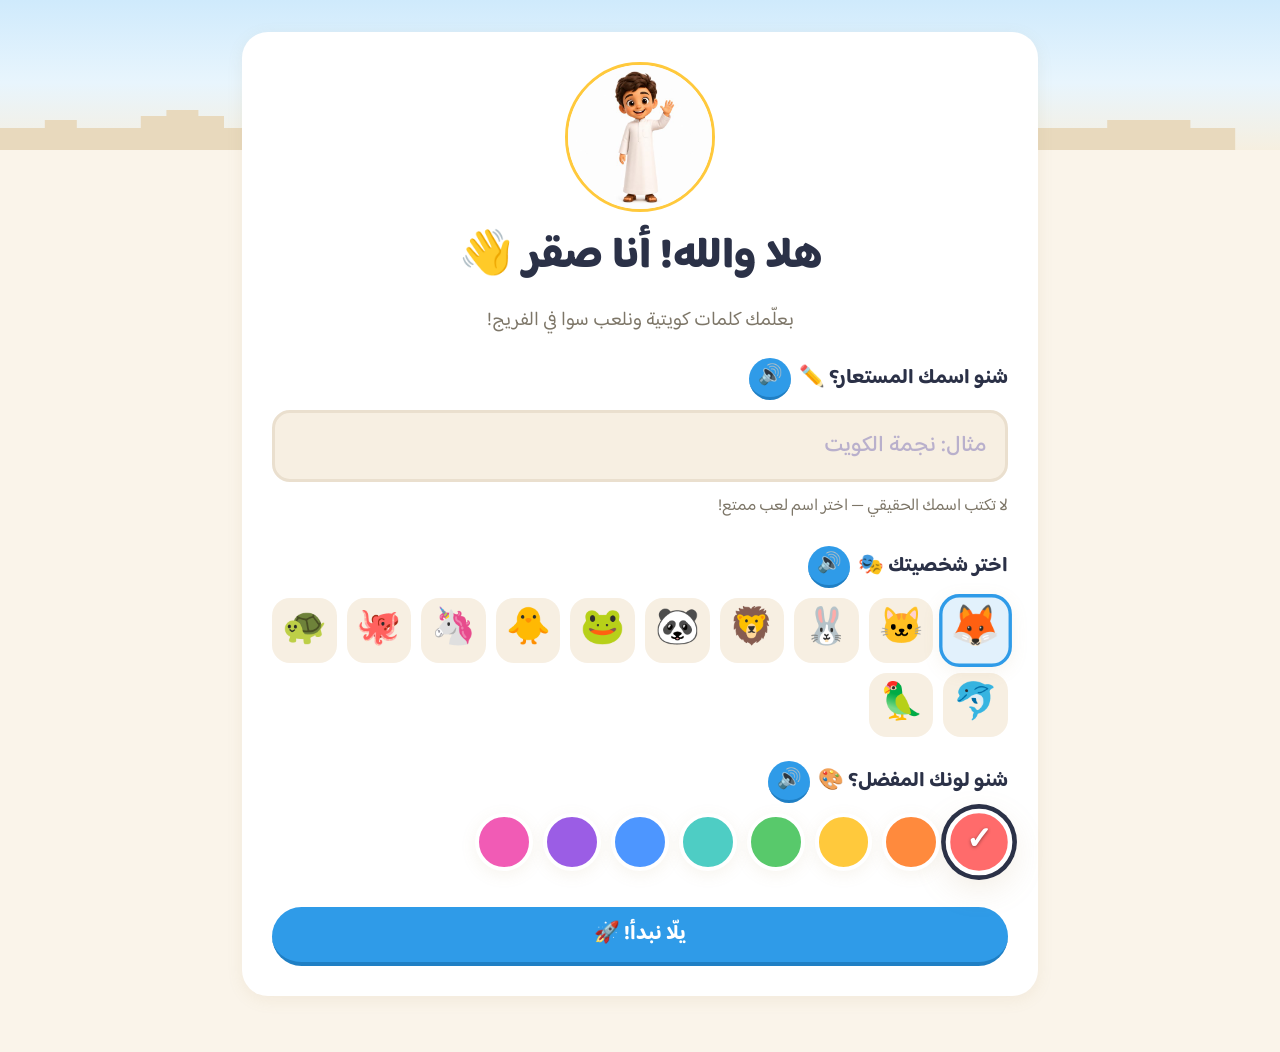
<file: index.html>
<!DOCTYPE html>
<html lang="ar" dir="rtl">
<head>
  <meta charset="UTF-8">
  <meta name="viewport" content="width=device-width, initial-scale=1.0, viewport-fit=cover">
  <meta name="description" content="كلماتي الكويتية — موقع تعليمي ممتع يعلّم الأطفال المفردات الكويتية">
  <title>كلماتي الكويتية 🇰🇼 — تعلّم اللهجة الكويتية للأطفال</title>

  <!-- خط عربي واضح ومناسب للأطفال -->
  <link rel="preconnect" href="https://fonts.googleapis.com">
  <link rel="preconnect" href="https://fonts.gstatic.com" crossorigin>
  <link href="https://fonts.googleapis.com/css2?family=Baloo+Bhaijaan+2:wght@400;500;600;700;800&display=swap" rel="stylesheet">

  <link rel="stylesheet" href="styles.css">
  <link rel="icon" href="data:image/svg+xml,<svg xmlns=%22http://www.w3.org/2000/svg%22 viewBox=%220 0 100 100%22><text y=%22.9em%22 font-size=%2290%22>🌟</text></svg>">
</head>
<body>

  <!-- ═══════════════════════ 1) شاشة إنشاء الحساب (اسم المستخدم + الصورة الرمزية + اللون المفضل) ═══════════════════════ -->
  <section id="screen-setup" class="screen" hidden>
    <div class="setup-card card">
      <img src="assets/images/photos/shlonak.jpg" alt="صقر يلوّح" class="mascot-img setup-saqer" id="setup-mascot">
      <h1 class="setup-title">هلا والله! أنا صقر 👋</h1>
      <p class="setup-subtitle">بعلّمك كلمات كويتية ونلعب سوا في الفريج!</p>

      <form id="setup-form" autocomplete="off">
        <!-- اسم المستخدم -->
        <div class="form-group">
          <label for="input-username" class="form-label">شنو اسمك المستعار؟ ✏️
            <span class="label-speak" id="speak-name" role="button" tabindex="0" aria-label="اسمع السؤال">🔊</span>
          </label>
          <input
            type="text"
            id="input-username"
            class="form-input"
            maxlength="20"
            placeholder="مثال: نجمة الكويت"
            required
            aria-describedby="username-hint">
          <small id="username-hint" class="form-hint">لا تكتب اسمك الحقيقي — اختر اسم لعب ممتع!</small>
        </div>

        <!-- اختيار الصورة الرمزية -->
        <div class="form-group">
          <span class="form-label" id="avatar-label">اختر شخصيتك 🎭
            <span class="label-speak" id="speak-avatar" role="button" tabindex="0" aria-label="اسمع السؤال">🔊</span>
          </span>
          <div class="avatar-grid" id="avatar-grid" role="radiogroup" aria-labelledby="avatar-label">
            <!-- تُعبّأ من app.js: أزرار role="radio" لكل رمز -->
          </div>
        </div>

        <!-- اختيار اللون المفضل -->
        <div class="form-group">
          <span class="form-label" id="color-label">شنو لونك المفضل؟ 🎨
            <span class="label-speak" id="speak-color" role="button" tabindex="0" aria-label="اسمع السؤال">🔊</span>
          </span>
          <div class="color-grid" id="color-grid" role="radiogroup" aria-labelledby="color-label">
            <!-- تُعبّأ من app.js: أزرار ألوان -->
          </div>
        </div>

        <button type="submit" class="btn btn-primary btn-big" id="btn-create-profile">
          يلّا نبدأ! 🚀
        </button>
      </form>
    </div>
  </section>

  <!-- ═══════════════════════ 2) لوحة الطفل الرئيسية ═══════════════════════ -->
  <section id="screen-dashboard" class="screen" hidden>
    <header class="dash-header">
      <div class="dash-profile">
        <span class="dash-avatar" id="dash-avatar" aria-hidden="true">🦊</span>
        <div class="dash-profile-text">
          <h1 class="dash-username" id="dash-username">—</h1>
          <span class="dash-level-chip" id="dash-level">المستوى ١</span>
        </div>
      </div>
      <button type="button" class="btn btn-icon" id="btn-parents" aria-label="لوحة الأهل" title="لوحة الأهل">
        👨‍👩‍👧
      </button>
    </header>

    <!-- إحصائيات سريعة -->
    <div class="stats-row">
      <div class="stat-card card">
        <span class="stat-emoji" aria-hidden="true">⭐</span>
        <span class="stat-value" id="stat-stars">0</span>
        <span class="stat-label">النجوم</span>
      </div>
      <div class="stat-card card">
        <span class="stat-emoji" aria-hidden="true">🔥</span>
        <span class="stat-value" id="stat-streak">0</span>
        <span class="stat-label">أيام متتالية</span>
      </div>
      <div class="stat-card card">
        <span class="stat-emoji" aria-hidden="true">📚</span>
        <span class="stat-value" id="stat-words">0</span>
        <span class="stat-label">كلمات تعلمتها</span>
      </div>
    </div>

    <!-- تقدم المستوى -->
    <div class="card level-card">
      <div class="level-card-head">
        <span id="level-progress-text">التقدم للمستوى الجاي</span>
        <span id="level-progress-stars">⭐ 0 / 20</span>
      </div>
      <div class="progress-track" role="progressbar" aria-label="التقدم للمستوى التالي"
           aria-valuemin="0" aria-valuemax="100" aria-valuenow="0" id="level-progressbar">
        <div class="progress-fill" id="level-progress-fill" style="width:0%"></div>
      </div>
    </div>

    <!-- تقدم اليوم -->
    <div class="card today-card">
      <div class="mascot-row">
        <img src="assets/images/photos/shlonak.jpg" alt="صقر يلوّح" class="mascot-img" id="dash-mascot" title="اضغطني!">
        <p class="mascot-bubble" id="dash-greeting">هلا! شلونك؟</p>
      </div>
      <div class="today-dots" id="today-dots" aria-label="تقدم درس اليوم">
        <!-- 10 نقاط تُعبّأ من app.js -->
      </div>
      <p class="today-status" id="today-status">جاهز حق درس اليوم؟</p>

      <button type="button" class="btn btn-primary btn-big" id="btn-start-lesson">
        ابدأ درس اليوم 🚀
      </button>
      <button type="button" class="btn btn-secondary btn-big" id="btn-review-words">
        راجع كلماتي السابقة 🔁
      </button>
      <button type="button" class="btn btn-ghost" id="btn-rewards">
        جوائزي وأوسمتي 🏆
      </button>
    </div>
  </section>

  <!-- ═══════════════════════ 3) شاشة الدرس اليومي (عرض وسماع الكلمة) ═══════════════════════ -->
  <section id="screen-lesson" class="screen" hidden>
    <header class="lesson-header">
      <button type="button" class="btn btn-back" id="btn-lesson-back" aria-label="رجوع للوحة الرئيسية">رجوع ➜</button>
      <div class="progress-track lesson-progress" role="progressbar" aria-label="تقدم الدرس"
           aria-valuemin="0" aria-valuemax="100" aria-valuenow="0" id="lesson-progressbar">
        <div class="progress-fill" id="lesson-progress-fill" style="width:0%"></div>
      </div>
      <span class="lesson-counter" id="lesson-counter">١ / ١٠</span>
    </header>

    <div class="lesson-body">
      <span class="word-tag" id="lesson-word-tag">كلمة جديدة ✨</span>

      <!-- بطاقة الكلمة -->
      <div class="card word-card" id="lesson-word-card">
        <div class="word-image" id="lesson-word-image" aria-hidden="true">🪟</div>
        <h2 class="word-kuwaiti" id="lesson-word-kuwaiti" lang="ar">دريشة</h2>
        <p class="word-meaning" id="lesson-word-meaning" lang="ar">نافذة</p>
        <p class="word-english" id="lesson-word-english" lang="en" dir="ltr">Window</p>

        <div class="audio-controls" role="group" aria-label="أزرار الصوت">
          <button type="button" class="btn btn-audio" id="btn-lesson-audio" aria-label="اسمع الكلمة بسرعة عادية">
            🔊 اسمع الكلمة
          </button>
          <button type="button" class="btn btn-audio" id="btn-lesson-audio-slow" aria-label="اسمع الكلمة ببطء">
            🐢 بطيء
          </button>
        </div>

        <div class="word-example card-inner">
          <span class="example-label">جملة كويتية 💬</span>
          <p class="example-text" id="lesson-word-example" lang="ar">بطّل الدريشة، الجو حلو!</p>
          <button type="button" class="btn btn-audio btn-audio-small" id="btn-example-audio" aria-label="اسمع الجملة بسرعة عادية">
            🔊
          </button>
          <button type="button" class="btn btn-audio btn-audio-small" id="btn-example-audio-slow" aria-label="اسمع الجملة ببطء" title="ببطء">
            🐢
          </button>
        </div>

        <div class="word-meta">
          <span class="meta-chip" id="lesson-word-category">🏠 البيت</span>
          <span class="meta-chip" id="lesson-word-difficulty">⭐ سهلة</span>
        </div>
      </div>

      <button type="button" class="btn btn-primary btn-big" id="btn-lesson-next">
        التالي ⬅
      </button>
    </div>
  </section>

  <!-- ═══════════════════════ 4) شاشة الاختبار (٤ أنواع أنشطة) ═══════════════════════ -->
  <section id="screen-quiz" class="screen" hidden>
    <header class="lesson-header">
      <button type="button" class="btn btn-back" id="btn-quiz-back" aria-label="رجوع للوحة الرئيسية">رجوع ➜</button>
      <div class="progress-track lesson-progress" role="progressbar" aria-label="تقدم الاختبار"
           aria-valuemin="0" aria-valuemax="100" aria-valuenow="0" id="quiz-progressbar">
        <div class="progress-fill" id="quiz-progress-fill" style="width:0%"></div>
      </div>
      <span class="lesson-counter" id="quiz-counter">١ / ١٠</span>
      <span class="quiz-stars" id="quiz-stars">⭐ ٠</span>
    </header>

    <div class="lesson-body">
      <!-- سؤال النشاط -->
      <h2 class="quiz-question" id="quiz-question">اسمع الكلمة واختر الصورة الصحيحة 👂</h2>

      <!-- منطقة المحفّز: صورة أو زر صوت أو جملة ناقصة -->
      <div class="quiz-stimulus" id="quiz-stimulus">
        <!-- تُعبّأ من app.js حسب نوع النشاط -->
      </div>

      <!-- خيارات الإجابة -->
      <div class="quiz-options" id="quiz-options">
        <!-- تُعبّأ من app.js: أزرار خيارات (صور أو كلمات) -->
      </div>

      <!-- زر مساعدة دائم حتى لا يعلق الطفل -->
      <div class="quiz-help-row">
        <button type="button" class="btn btn-ghost" id="btn-quiz-help">
          علّمني الجواب 💡
        </button>
      </div>

      <!-- رسالة تشجيعية بعد الإجابة -->
      <div class="quiz-feedback" id="quiz-feedback" role="status" aria-live="polite" hidden>
        <span class="feedback-emoji" id="feedback-emoji">🎉</span>
        <p class="feedback-text" id="feedback-text">ممتاز! برافو عليك!</p>
        <button type="button" class="btn btn-primary btn-big" id="btn-quiz-next">كمّل ⬅</button>
      </div>
    </div>
  </section>

  <!-- ═══════════════════════ 5) شاشة نتائج الدرس ═══════════════════════ -->
  <section id="screen-results" class="screen" hidden>
    <div class="results-card card">
      <div class="results-trophy bounce" id="results-trophy" aria-hidden="true">🏆</div>
      <h1 class="results-title" id="results-title">يا سلام عليك! 🎉</h1>
      <p class="results-subtitle" id="results-subtitle">خلّصت درس اليوم!</p>

      <div class="results-stars" id="results-stars" aria-label="النجوم المكتسبة">
        <!-- نجوم متحركة تُعبّأ من app.js -->
      </div>

      <div class="results-stats">
        <div class="results-stat">
          <span class="results-stat-value" id="results-correct">0</span>
          <span class="results-stat-label">إجابات صحيحة ✅</span>
        </div>
        <div class="results-stat">
          <span class="results-stat-value" id="results-stars-earned">0</span>
          <span class="results-stat-label">نجوم جديدة ⭐</span>
        </div>
        <div class="results-stat">
          <span class="results-stat-value" id="results-streak">0</span>
          <span class="results-stat-label">أيام متتالية 🔥</span>
        </div>
      </div>

      <!-- وسام جديد (يظهر عند استحقاقه) -->
      <div class="new-badge card-inner" id="results-new-badge" hidden>
        <span class="new-badge-emoji" id="new-badge-emoji">🥇</span>
        <p class="new-badge-text" id="new-badge-text">وسام جديد!</p>
      </div>

      <button type="button" class="btn btn-primary btn-big" id="btn-results-home">
        ارجع للوحتي 🏠
      </button>
      <button type="button" class="btn btn-ghost" id="btn-results-rewards">
        شوف جوائزي 🏆
      </button>
    </div>

    <!-- حاوية قصاصات الاحتفال -->
    <div class="confetti-container" id="confetti-container" aria-hidden="true"></div>
    <!-- صقر يركض محتفلاً -->
    <img src="assets/images/photos/yalla.jpg" alt="" class="saqer-run" id="saqer-run" aria-hidden="true">
  </section>

  <!-- ═══════════════════════ 6) شاشة الجوائز والأوسمة ═══════════════════════ -->
  <section id="screen-rewards" class="screen" hidden>
    <header class="lesson-header">
      <button type="button" class="btn btn-back" id="btn-rewards-back" aria-label="رجوع للوحة الرئيسية">رجوع ➜</button>
      <h1 class="screen-title">جوائزي 🏆</h1>
      <span class="header-spacer" aria-hidden="true"></span>
    </header>

    <div class="rewards-body">
      <!-- ملخص -->
      <div class="stats-row">
        <div class="stat-card card">
          <span class="stat-emoji" aria-hidden="true">⭐</span>
          <span class="stat-value" id="rewards-stars">0</span>
          <span class="stat-label">النجوم</span>
        </div>
        <div class="stat-card card">
          <span class="stat-emoji" aria-hidden="true">🎖️</span>
          <span class="stat-value" id="rewards-level">1</span>
          <span class="stat-label">المستوى</span>
        </div>
        <div class="stat-card card">
          <span class="stat-emoji" aria-hidden="true">🔥</span>
          <span class="stat-value" id="rewards-streak">0</span>
          <span class="stat-label">أيام متتالية</span>
        </div>
      </div>

      <!-- تقدم المستوى -->
      <div class="card level-card">
        <div class="level-card-head">
          <span id="rewards-level-text">التقدم للمستوى الجاي</span>
          <span id="rewards-level-stars">⭐ 0 / 20</span>
        </div>
        <div class="progress-track" role="progressbar" aria-label="التقدم للمستوى التالي"
             aria-valuemin="0" aria-valuemax="100" aria-valuenow="0" id="rewards-progressbar">
          <div class="progress-fill" id="rewards-progress-fill" style="width:0%"></div>
        </div>
      </div>

      <!-- الأوسمة -->
      <h2 class="card-title rewards-badges-title">أوسمتي 🎖️</h2>
      <div class="badges-grid" id="badges-grid">
        <!-- تُعبّأ من app.js: بطاقات أوسمة (مقفلة/مفتوحة) -->
      </div>
    </div>
  </section>

  <!-- ═══════════════════════ 7) لوحة الأهل ═══════════════════════ -->
  <section id="screen-parents" class="screen" hidden>
    <header class="lesson-header">
      <button type="button" class="btn btn-back" id="btn-parents-back" aria-label="رجوع للوحة الرئيسية">رجوع ➜</button>
      <h1 class="screen-title">لوحة الأهل 👨‍👩‍👧</h1>
      <span class="header-spacer" aria-hidden="true"></span>
    </header>

    <div class="parents-body">
      <!-- إحصائيات التعلم -->
      <div class="parents-stats-grid">
        <div class="card parent-stat">
          <span class="parent-stat-value" id="parent-days">0</span>
          <span class="parent-stat-label">إجمالي أيام التعلم 📅</span>
        </div>
        <div class="card parent-stat">
          <span class="parent-stat-value" id="parent-mastered">0</span>
          <span class="parent-stat-label">كلمات متقنة ✅</span>
        </div>
        <div class="card parent-stat">
          <span class="parent-stat-value" id="parent-review">0</span>
          <span class="parent-stat-label">كلمات تحتاج مراجعة 🔁</span>
        </div>
        <div class="card parent-stat">
          <span class="parent-stat-value" id="parent-accuracy">0%</span>
          <span class="parent-stat-label">نسبة الدقة 🎯</span>
        </div>
        <div class="card parent-stat">
          <span class="parent-stat-value" id="parent-time">0 د</span>
          <span class="parent-stat-label">وقت التعلم ⏱️</span>
        </div>
        <div class="card parent-stat">
          <span class="parent-stat-value" id="parent-categories">0</span>
          <span class="parent-stat-label">فئات مكتملة 📂</span>
        </div>
      </div>

      <!-- الفئات المكتملة -->
      <div class="card">
        <h2 class="card-title">تقدم الفئات 📂</h2>
        <div class="categories-list" id="parent-categories-list">
          <!-- تُعبّأ من app.js: صف لكل فئة مع شريط تقدم -->
        </div>
      </div>

      <!-- الإعدادات -->
      <div class="card">
        <h2 class="card-title">الإعدادات ⚙️</h2>

        <div class="setting-row">
          <label for="toggle-sound" class="setting-label">المؤثرات الصوتية 🔔</label>
          <button type="button" class="toggle" id="toggle-sound" role="switch" aria-checked="true" aria-label="تفعيل المؤثرات الصوتية">
            <span class="toggle-knob"></span>
          </button>
        </div>

        <div class="setting-row setting-danger">
          <span class="setting-label">إعادة تعيين كل التقدم 🗑️</span>
          <button type="button" class="btn btn-danger" id="btn-reset-progress">إعادة تعيين</button>
        </div>
      </div>
    </div>
  </section>

  <!-- نافذة تأكيد إعادة التعيين -->
  <div class="modal-overlay" id="modal-reset" hidden>
    <div class="modal card" role="alertdialog" aria-modal="true" aria-labelledby="modal-reset-title">
      <h2 id="modal-reset-title" class="modal-title">متأكد؟ 🤔</h2>
      <p class="modal-text">راح ينمسح كل التقدم والنجوم والأوسمة. ما نقدر نرجّعها!</p>
      <div class="modal-actions">
        <button type="button" class="btn btn-secondary" id="btn-reset-cancel">لا، رجعني</button>
        <button type="button" class="btn btn-danger" id="btn-reset-confirm">نعم، امسح كل شي</button>
      </div>
    </div>
  </div>

  <!-- فهرس الصور ثم ملف البيانات ثم منطق التطبيق -->
  <script src="images.js"></script>
  <script src="words.js"></script>
  <script src="app.js"></script>
</body>
</html>
</file>
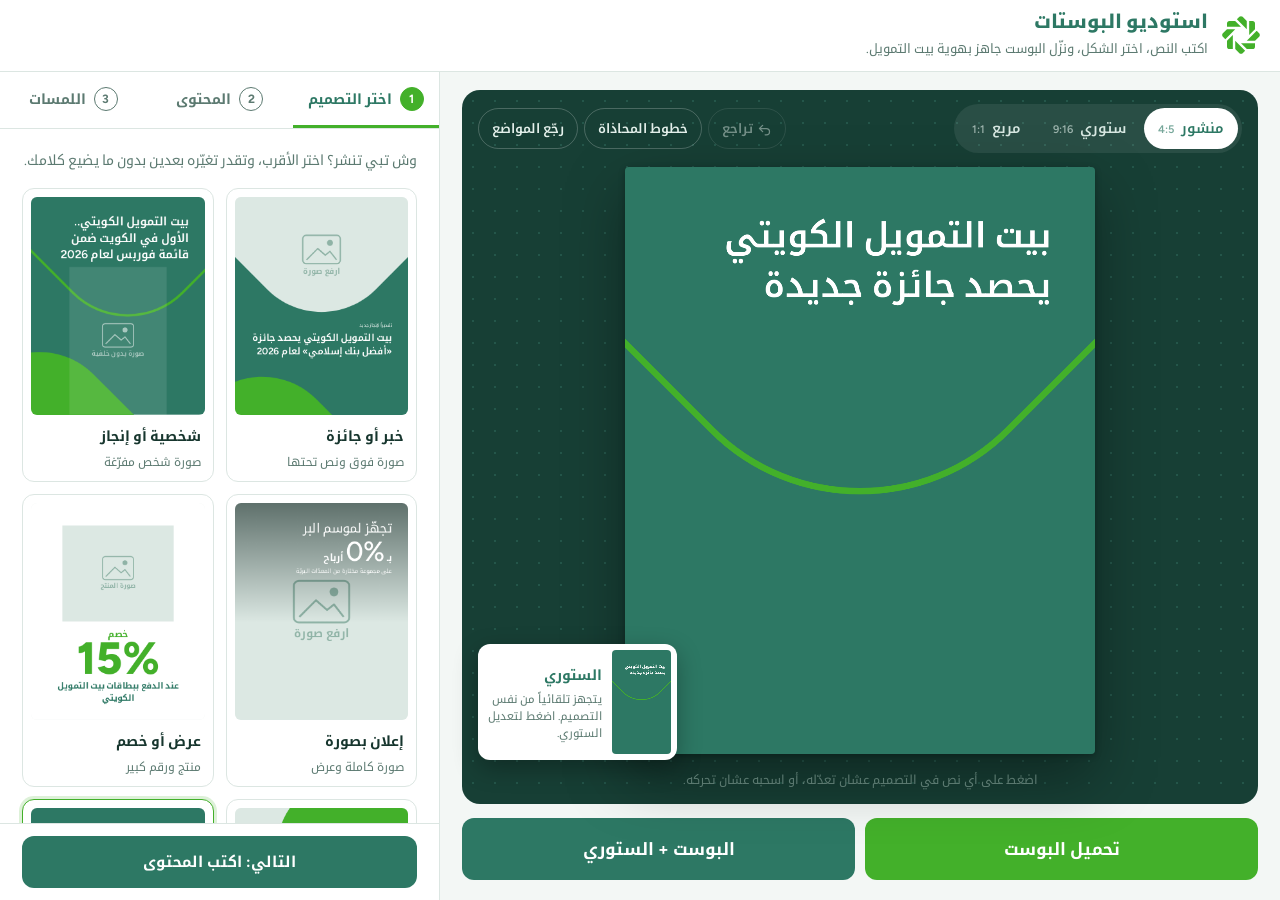
<file: kfh-studio/index.html>
<!doctype html>
<html lang="ar" dir="rtl">
<head>
<meta charset="utf-8">
<meta name="viewport" content="width=device-width, initial-scale=1, viewport-fit=cover">
<title>استوديو البوستات</title>
<link rel="stylesheet" href="studio.css">
</head>
<body>
<div class="app">
<header class="top">
  <div class="brandline">
    <svg class="mark" viewBox="0 0 1068.3 1068.3" aria-hidden="true"><path style="--i:0" d="M23.9,488.1l116-116h232.1L93.6,650.7l-69.7-69.7c-25.6-25.6-25.6-67.3,0-92.9h0Z"/><path style="--i:1" d="M206.2,140.7h164.1l164.1,164.1H140.4v-98.3c0-37,28.8-65.8,65.8-65.8h0Z"/><path style="--i:2" d="M140.7,862.3v-164.1l164.1-164.1v394h-98.3c-37,0-65.8-28.8-65.8-65.8h0Z"/><path style="--i:3" d="M372,928.4v-231.8l278.6,278.1-69.7,69.7c-25.6,25.6-67.3,25.6-92.9,0l-116-116h0Z"/><path style="--i:4" d="M418.1,93.6l69.5-69.7c25.6-25.6,67.3-25.6,92.9,0l116,116v232.1L418.1,93.6Z"/><path style="--i:5" d="M534.4,763.5h393.7v98.3c0,37-28.8,65.8-65.5,65.8h-164.1l-164.1-164.1h0Z"/><path style="--i:6" d="M974.9,417.9l69.5,69.7c25.6,25.6,25.6,67.3,0,92.9l-116,116h-231.8l278.4-278.6h0Z"/><path style="--i:7" d="M763.5,140.5h98.3c37,0,65.8,28.8,65.8,65.8v164.1l-164.1,163.9V140.5h0Z"/></svg>
    <div class="titles">
      <h1>استوديو البوستات</h1>
      <p>اكتب النص، اختر الشكل، ونزّل البوست جاهز بهوية بيت التمويل.</p>
    </div>
  </div>
</header>

<main class="layout">
  <section class="preview" aria-label="المعاينة">
    <div class="desk">
      <div class="toolbar">
        <div class="pills" id="formatStep" data-field="format" role="group" aria-label="المقاس">
          <button type="button" data-value="post">منشور <span class="dim">4:5</span></button>
          <button type="button" data-value="story">ستوري <span class="dim">9:16</span></button>
          <button type="button" data-value="square">مربع <span class="dim">1:1</span></button>
        </div>
        <div class="tools">
          <button type="button" class="tool" id="undo" disabled aria-label="تراجع عن آخر تعديل"><svg viewBox="0 0 24 24" aria-hidden="true"><path d="M9 7l-5 5 5 5M4 12h11a5 5 0 010 10h-2"/></svg>تراجع</button>
          <button type="button" class="tool" id="gridToggle" aria-pressed="false">خطوط المحاذاة</button>
          <button type="button" class="tool" id="resetPos">رجّع المواضع</button>
        </div>
      </div>
      <div class="stage"><canvas id="canvas" aria-label="معاينة البوست"></canvas></div>
      <button type="button" class="twin" id="twin">
        <canvas id="twinCanvas"></canvas>
        <span><strong id="twinTitle">الستوري</strong><small id="twinNote">يتجهز تلقائياً من نفس البوست. اضغط لتعديله.</small></span>
      </button>
      <p class="hint desk-hint">اضغط على أي نص في التصميم عشان تعدّله، أو اسحبه عشان تحركه.</p>
    </div>
    <p id="warn" class="warn" hidden>النص طويل على هالمساحة، صغّرناه تلقائياً. الأفضل تختصره.</p>
    <div class="actions">
      <button id="download" class="download" type="button">تحميل</button>
      <button id="downloadBoth" class="download alt" type="button">البوست + الستوري</button>
    </div>
    <div class="toast" id="toast" role="status" aria-live="polite" hidden></div>
  </section>

  <section class="controls" aria-label="الإعدادات">
    <nav class="stepper" role="tablist" aria-label="خطوات التصميم">
      <button type="button" role="tab" data-step="1"><b>1</b><span>اختر التصميم</span></button>
      <button type="button" role="tab" data-step="2"><b>2</b><span>المحتوى</span></button>
      <button type="button" role="tab" data-step="3"><b>3</b><span>اللمسات</span></button>
    </nav>

    <div class="panes">
      <!-- 1. Choose by purpose -->
      <div class="pane" data-pane="1" role="tabpanel">
        <p class="lead">وش تبي تنشر؟ اختر الأقرب، وتقدر تغيّره بعدين بدون ما يضيع كلامك.</p>
        <div id="recipes" class="recipes"></div>
      </div>

      <!-- 2. Content only -->
      <div class="pane" data-pane="2" role="tabpanel">
        <div class="group" data-show="photo panel cutout offer blade">
          <label class="drop" id="photoDrop">
            <input type="file" accept="image/*" id="photo">
            <span class="drop-icon" aria-hidden="true"><svg viewBox="0 0 24 24"><path d="M4 16l4.5-5 3.5 4 2.5-3L20 16M4 5h16v14H4z"/></svg></span>
            <span><strong id="photoLabel">ارفع الصورة</strong><small id="photoHint">اسحبها هنا أو اضغط للاختيار</small></span>
          </label>
        </div>

        <label class="field" data-show="text photo panel cutout quiz daraya">سطر صغير فوق العنوان <small>اختياري</small>
          <input type="text" data-field="kicker" id="kicker" placeholder="مثال: تقديراً لإنجاز جديد">
        </label>
        <label class="field" id="headlineField"><span id="headlineLabel">العنوان</span>
          <textarea rows="3" data-field="headline" id="headline" placeholder="اكتب العنوان. اضغط Enter لسطر جديد"></textarea>
        </label>
        <label class="field" data-show="daraya">السؤال
          <textarea rows="3" data-field="question" id="question" placeholder="مثال: هل تشارك رمز التحقق مع أحد؟"></textarea>
        </label>
        <label class="field" data-show="quiz daraya">الخيارات <small>كل خيار في سطر</small>
          <textarea rows="3" data-field="options" id="options" placeholder="صح&#10;خطأ"></textarea>
        </label>
        <label class="field" data-show="text photo panel cutout offer blade">سطر تحت العنوان <small>اختياري</small>
          <input type="text" data-field="sub" id="sub" placeholder="جملة قصيرة توضّح العنوان">
        </label>

        <fieldset class="group" data-show="text photo panel offer blade quiz daraya">
          <legend id="numberLegend">رقم بارز <small>اختياري، مثل نسبة أو مبلغ</small></legend>
          <div class="row">
            <label class="field">الرقم <input type="text" data-field="number" id="number" inputmode="decimal" placeholder="0%"></label>
            <label class="field">بعده <input type="text" data-field="unit" id="unit" placeholder="د.ك أو أرباح"></label>
          </div>
          <div class="row">
            <label class="field">فوقه <input type="text" data-field="numLabel" id="numLabel" placeholder="خصم"></label>
            <label class="field">قبله <input type="text" data-field="numPrefix" id="numPrefix" placeholder="بـ"></label>
          </div>
        </fieldset>

        <fieldset class="group" data-show="photo">
          <legend>المكان والتاريخ <small>اختياري</small></legend>
          <label class="field">العنوان <input type="text" data-field="infoTitle" id="infoTitle" placeholder="حيّاكم في جناح بيت التمويل الكويتي"></label>
          <label class="field">التفاصيل <input type="text" data-field="infoText" id="infoText" placeholder="من 27 إلى 31 أكتوبر | أرض المعارض"></label>
        </fieldset>

        <label class="field" data-show="text photo panel offer blade">نص الزر <small>اختياري</small>
          <input type="text" data-field="cta" id="cta" placeholder="مثال: افتح حسابك الآن">
        </label>

        <div class="group" data-show="text photo panel cutout offer blade">
          <label class="drop small" id="logoDrop">
            <input type="file" accept="image/*" id="logo">
            <span><strong id="logoLabel">شعار جهة شريكة</strong><small>اختياري، يفضّل PNG بدون خلفية</small></span>
          </label>
          <button type="button" class="link" id="clearLogo" hidden>إزالة الشعار</button>
        </div>

        <label class="field">الشروط والأحكام <small>اختياري، تطلع صغيرة على الطرف</small>
          <input type="text" data-field="terms" id="terms" placeholder="تطبق الشروط والأحكام">
        </label>
      </div>

      <!-- 3. Optional touches, grouped and collapsed -->
      <div class="pane" data-pane="3" role="tabpanel">
        <p class="lead">كل شي هنا اختياري. التصميم جاهز بدونه.</p>

        <details class="fold" open data-show="text cutout offer quiz blade">
          <summary>الخلفية والألوان</summary>
          <div class="fold-body">
            <div class="swatches" data-field="combo" data-show="text cutout offer">
              <button type="button" data-value="dark" style="--sw:#2D7864" aria-label="أخضر غامق"></button>
              <button type="button" data-value="green" style="--sw:#43B02A" aria-label="أخضر فاتح"></button>
              <button type="button" data-value="white" style="--sw:#FFFFFF" aria-label="أبيض"></button>
            </div>
            <div data-show="quiz">
              <div id="quizBg" class="templates positions" data-field="quizBg"></div>
              <p class="hint">تقدر ترفع خلفية من عندك من قسم المحتوى.</p>
            </div>
            <div data-show="blade">
              <p class="hint">مكان القطعة الخضراء</p>
              <div id="bladePos" class="templates positions" data-field="bladePos"></div>
            </div>
          </div>
        </details>

        <details class="fold" data-show="text photo panel cutout blade quiz">
          <summary>الخط المنحني</summary>
          <div class="fold-body">
            <label class="check" data-show="text photo"><input type="checkbox" data-field="curve" id="curve"> إظهار الخط المنحني</label>
            <div class="seg" data-field="deco" data-show="cutout">
              <button type="button" data-value="curve">خط منحني</button>
              <button type="button" data-value="corner">قطعة خضراء فوق</button>
            </div>
            <label class="check" data-show="cutout"><input type="checkbox" data-field="cutCorner" id="cutCorner"> قطعة خضراء تحت فيها الشعار</label>
            <label class="check" data-show="text"><input type="checkbox" data-field="wedge" id="wedge"> قطعة خضراء في الزاوية</label>
            <p class="hint">اتجاه الانحناءة. وتقدر تسحبه من وسط انحناءته في المعاينة.</p>
            <div class="dirs seg" data-field="curveDir" aria-label="اتجاه الانحناءة">
              <button type="button" data-value="">الأصلي</button>
              <button type="button" data-value="0" aria-label="الانحناءة تحت"><svg viewBox="0 0 40 50"><path d="M2 2 L12 12 C16 16 24 16 28 12 L38 2"/></svg></button>
              <button type="button" data-value="90" aria-label="الانحناءة يسار"><svg viewBox="0 0 40 50"><path d="M38 2 L12 28 C8 32 8 40 12 44 L18 50"/></svg></button>
              <button type="button" data-value="180" aria-label="الانحناءة فوق"><svg viewBox="0 0 40 50"><path d="M2 48 L12 38 C16 34 24 34 28 38 L38 48"/></svg></button>
              <button type="button" data-value="-90" aria-label="الانحناءة يمين"><svg viewBox="0 0 40 50"><path d="M2 2 L28 28 C32 32 32 40 28 44 L22 50"/></svg></button>
            </div>
            <button type="button" class="link" id="curveReset">رجّع الخط لمكانه</button>
          </div>
        </details>

        <details class="fold">
          <summary>الخط والنص</summary>
          <div class="fold-body">
            <label class="range">حجم العنوان <input type="range" min="0.7" max="1.4" step="0.01" data-field="headScale" id="headScale"></label>
            <div class="seg" data-field="headWeight">
              <button type="button" data-value="400">خفيف</button>
              <button type="button" data-value="600">متوسط</button>
              <button type="button" data-value="800">عريض</button>
            </div>
            <div class="seg" data-field="align" data-show="text photo panel blade">
              <button type="button" data-value="right">يمين</button>
              <button type="button" data-value="center">في الوسط</button>
            </div>
            <label class="range" data-show="text photo panel offer blade quiz daraya">حجم الرقم <input type="range" min="0.6" max="1.4" step="0.01" data-field="numScale" id="numScale"></label>
            <div class="seg" data-field="numPos" data-show="photo">
              <button type="button" data-value="top">الرقم مع العنوان</button>
              <button type="button" data-value="bottom">الرقم تحت</button>
            </div>
            <div class="seg" data-field="bulletStyle" data-show="daraya">
              <button type="button" data-value="numbered">خيارات مرقّمة</button>
              <button type="button" data-value="outline">بدون ترقيم</button>
            </div>
            <label class="check" data-show="daraya"><input type="checkbox" data-field="chipStroke" id="chipStroke"> إطار حول الخيارات</label>
          </div>
        </details>

        <details class="fold" data-show="photo panel cutout offer blade quiz">
          <summary>الصورة</summary>
          <div class="fold-body">
            <div data-show="photo panel blade quiz">
              <label class="range">تحريك يمين ويسار <input type="range" min="0" max="1" step="0.01" data-crop="fx" id="fx"></label>
              <label class="range">تحريك فوق وتحت <input type="range" min="0" max="1" step="0.01" data-crop="fy" id="fy"></label>
              <label class="range">تكبير <input type="range" min="1" max="2.5" step="0.01" data-crop="zoom" id="zoom"></label>
            </div>
            <label class="range" data-show="photo blade">تغميق الصورة عشان يبين النص <input type="range" min="0" max="0.9" step="0.01" data-field="shade" id="shade"></label>
            <label class="range" data-show="cutout offer">حجم الصورة <input type="range" min="0.5" max="1.3" step="0.01" data-field="cutScale" id="cutScale"></label>
            <label class="range" id="logoSize" hidden>حجم الشعار <input type="range" min="0.5" max="1.8" step="0.01" data-field="logoScale" id="logoScale"></label>
          </div>
        </details>

        <details class="fold" data-show="text photo panel offer blade">
          <summary>الزر</summary>
          <div class="fold-body">
            <div class="seg" data-field="ctaColor">
              <button type="button" data-value="green">أخضر فاتح</button>
              <button type="button" data-value="dark">أخضر غامق</button>
            </div>
            <div class="seg" data-field="ctaStyle">
              <button type="button" data-value="fill">معبّى</button>
              <button type="button" data-value="outline">إطار فقط</button>
            </div>
          </div>
        </details>
      </div>
    </div>

    <footer class="pane-nav">
      <button type="button" class="ghost" id="prevStep">السابق</button>
      <button type="button" class="primary" id="nextStep">التالي</button>
    </footer>
  </section>
</main>
</div>

<script src="render.js"></script>
<script src="studio.js"></script>
</body>
</html>
</file>
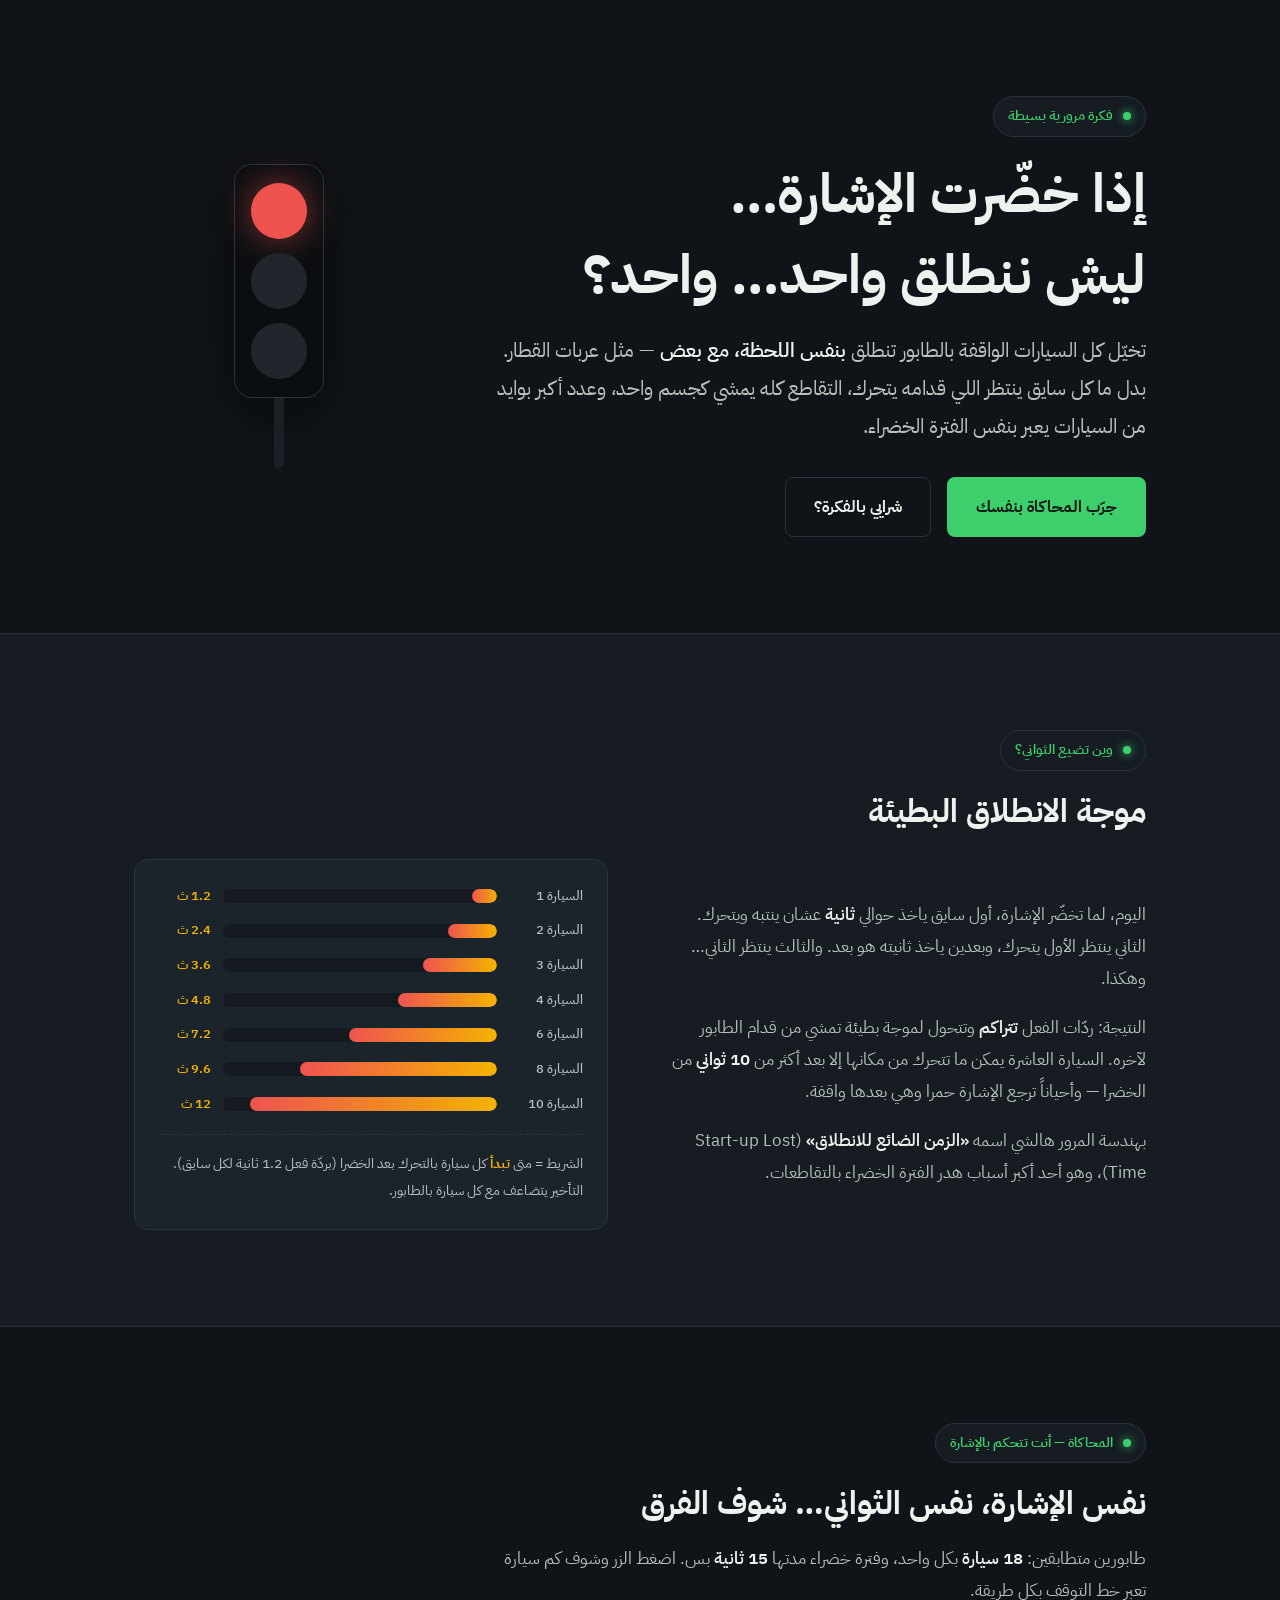
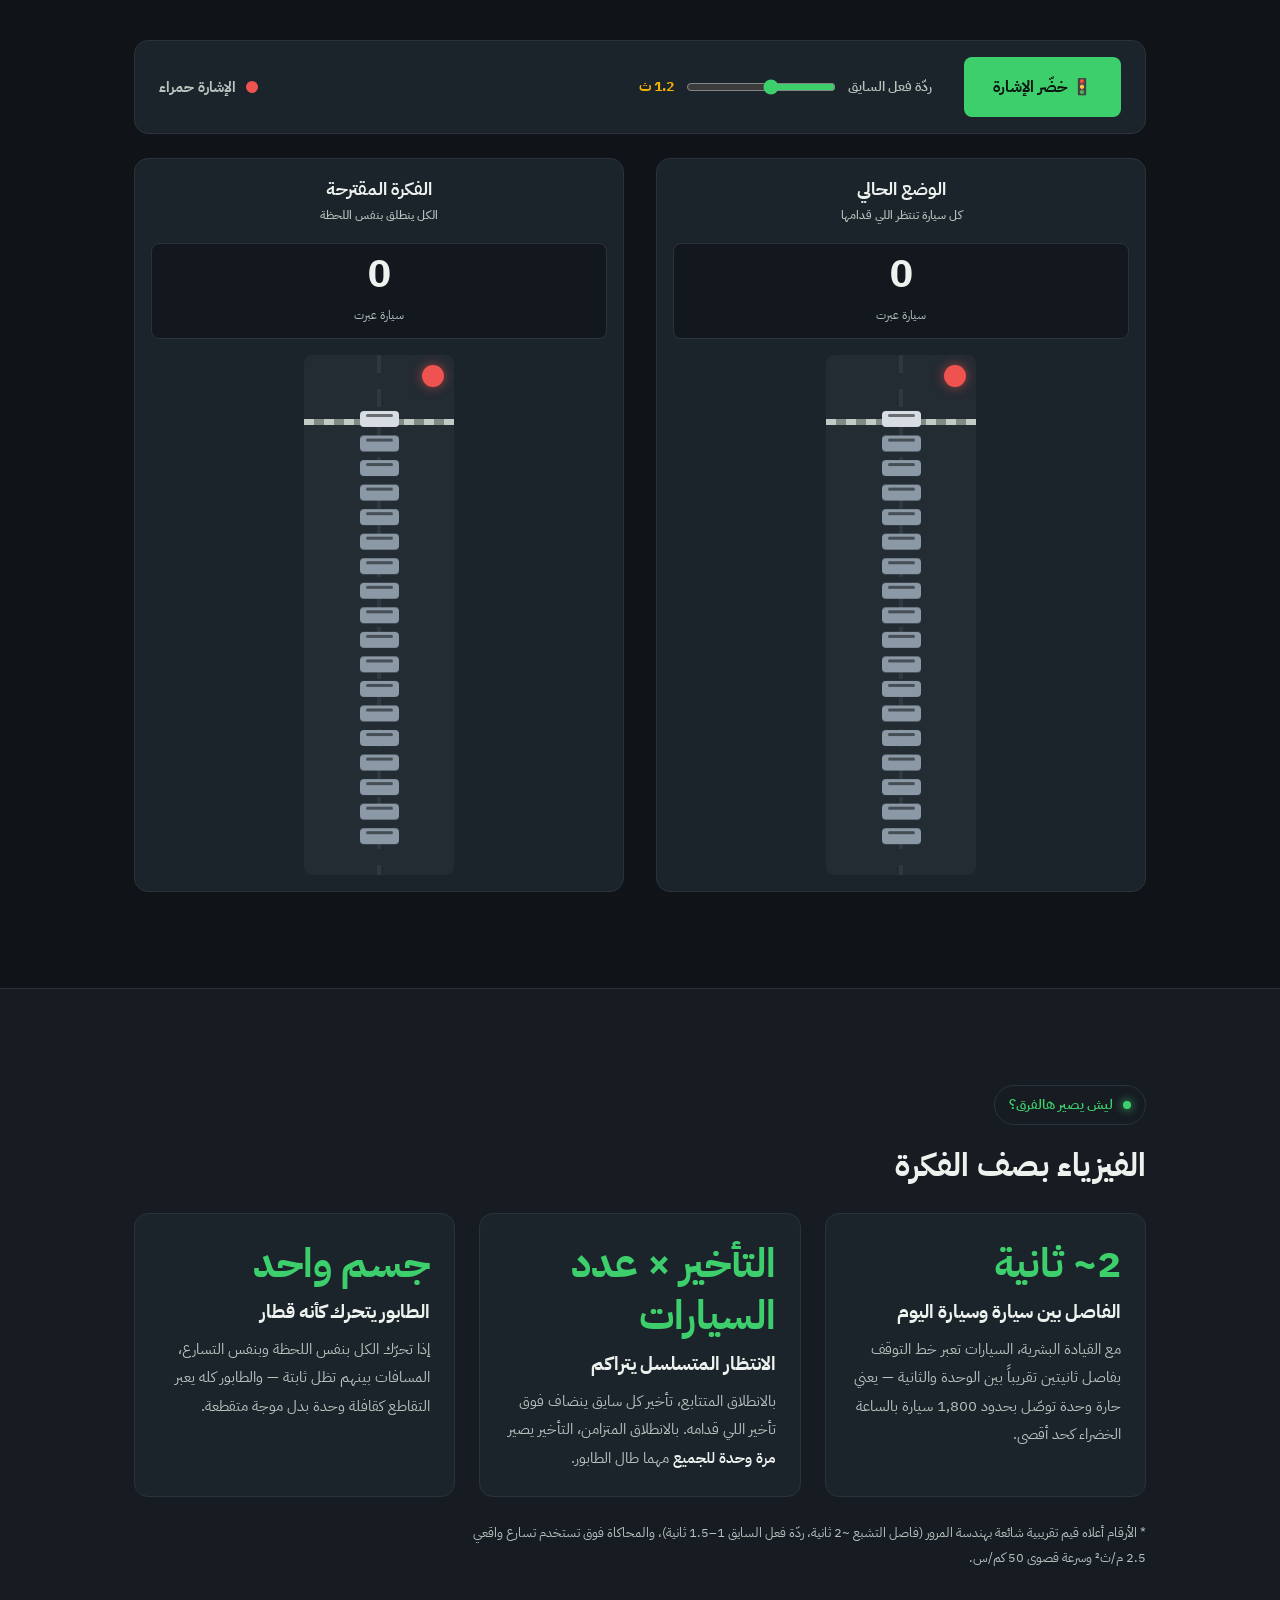
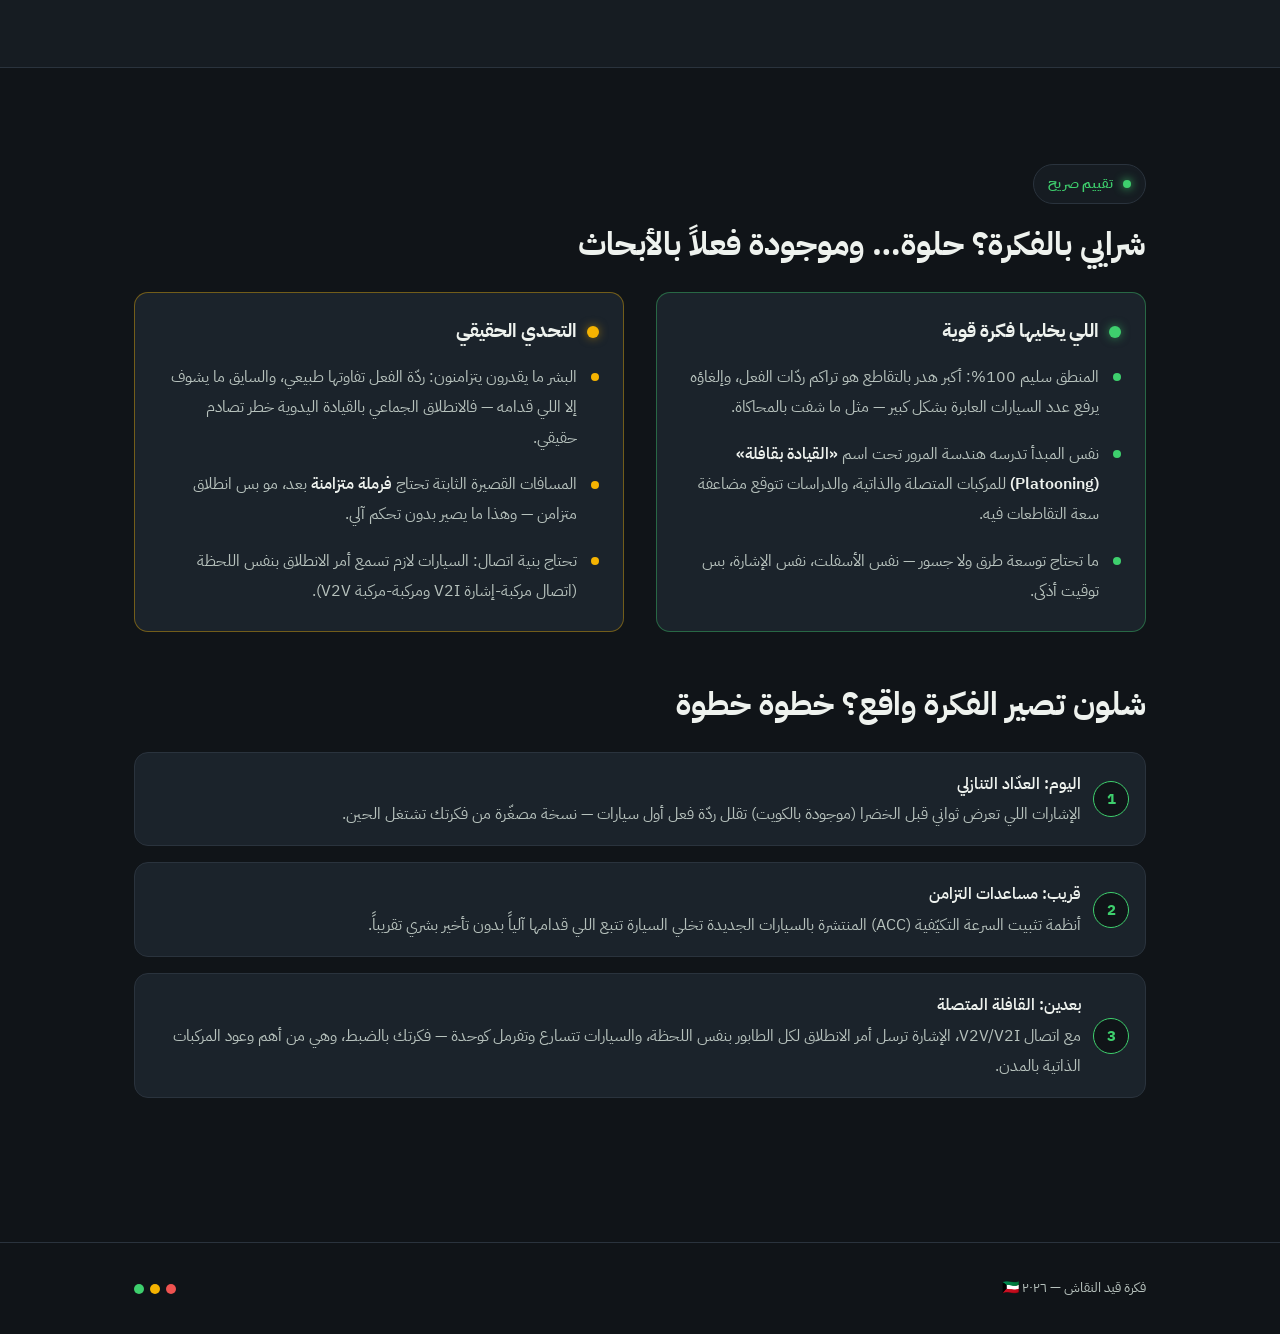
<file: traffic-signal/index.html>
<!DOCTYPE html>
<html lang="ar" dir="rtl">
<head>
<meta charset="UTF-8">
<meta name="viewport" content="width=device-width, initial-scale=1.0">
<title>ليش ننطلق واحد واحد؟ — فكرة الانطلاق المتزامن</title>
<meta name="description" content="فكرة مرورية: إذا صارت الإشارة خضراء، كل السيارات تنطلق مع بعض بنفس اللحظة بدل ما كل واحد ينتظر اللي قدامه. جرّب المحاكاة وشوف الفرق بنفسك.">
<link rel="preconnect" href="https://fonts.googleapis.com">
<link rel="preconnect" href="https://fonts.gstatic.com" crossorigin>
<link href="https://fonts.googleapis.com/css2?family=IBM+Plex+Sans+Arabic:wght@400;500;600;700&display=swap" rel="stylesheet">
<style>
/* ============================================================
   Design System — «تقاطع حي»
   ============================================================ */
:root{
  /* الألوان: أسفلت + ألوان الإشارة نفسها */
  --bg:        #101418;   /* أسفلت ليلي */
  --bg-soft:   #161c22;   /* لوحة أغمق شوي من الكروت */
  --panel:     #1b232b;   /* كروت */
  --line:      #2a333d;   /* حدود */
  --ink:       #eef2ee;   /* نص أساسي */
  --ink-soft:  #b7c2bd;   /* نص ثانوي */
  --green:     #3ecf6d;   /* إشارة خضراء */
  --green-ink: #0b1710;   /* نص فوق الأخضر */
  --amber:     #f5b301;   /* برتقالي الإشارة */
  --red:       #ef5350;   /* إشارة حمراء */
  --road:      #232b33;   /* سطح الشارع */
  --lane:      #46525e;   /* خطوط الحارات */

  /* المسافات */
  --s1:8px; --s2:16px; --s3:24px; --s4:32px; --s5:48px; --s6:64px; --s7:96px;

  /* الحركة */
  --fast:150ms; --mid:300ms; --story:600ms;
  --ease:cubic-bezier(.2,.7,.2,1);

  --radius:14px;
  --radius-sm:8px;
  --maxw:1060px;
}

*{margin:0;padding:0;box-sizing:border-box}
html{scroll-behavior:smooth}
@media (prefers-reduced-motion: reduce){
  html{scroll-behavior:auto}
  *,*::before,*::after{animation-duration:.01ms !important;transition-duration:.01ms !important}
}

body{
  background:var(--bg);
  color:var(--ink);
  font-family:"IBM Plex Sans Arabic",-apple-system,"Segoe UI",Tahoma,sans-serif;
  font-size:17px;
  line-height:1.9;               /* العربية تحتاج ارتفاع سطر أعلى */
  -webkit-font-smoothing:antialiased;
}

.wrap{max-width:var(--maxw);margin-inline:auto;padding-inline:var(--s3)}

h1,h2,h3{line-height:1.5;font-weight:700}
h1{font-size:clamp(30px,5.6vw,54px)}
h2{font-size:clamp(23px,3.4vw,32px);margin-bottom:var(--s2)}
h3{font-size:19px}
p{color:var(--ink-soft)}
strong{color:var(--ink);font-weight:600}

section{padding-block:var(--s6)}
@media(min-width:760px){section{padding-block:var(--s7)}}

.kicker{
  display:inline-flex;align-items:center;gap:10px;
  font-size:14px;font-weight:600;color:var(--green);
  border:1px solid var(--line);border-radius:999px;
  padding:6px 14px;background:var(--bg-soft);
  margin-bottom:var(--s2);
}
.kicker::before{content:"";width:8px;height:8px;border-radius:50%;background:var(--green);box-shadow:0 0 10px var(--green)}

/* ============================================================
   Hero
   ============================================================ */
.hero{padding-block:var(--s6) var(--s5)}
@media(min-width:760px){.hero{padding-block:var(--s7)}}
.hero .wrap{display:grid;gap:var(--s5);align-items:center}
@media(min-width:860px){.hero .wrap{grid-template-columns:1.4fr .6fr}}
.hero p.lead{font-size:clamp(17px,2.2vw,20px);max-width:34em;margin-top:var(--s2)}
.hero .cta-row{display:flex;flex-wrap:wrap;gap:var(--s2);margin-top:var(--s4)}

.btn{
  display:inline-flex;align-items:center;justify-content:center;gap:8px;
  font:inherit;font-weight:700;font-size:16px;
  padding:14px 28px;border-radius:var(--radius-sm);
  border:1px solid transparent;cursor:pointer;text-decoration:none;
  transition:transform var(--fast) var(--ease),box-shadow var(--fast) var(--ease),background var(--fast) var(--ease);
  min-height:48px;
}
.btn:focus-visible{outline:3px solid var(--amber);outline-offset:3px}
.btn-green{background:var(--green);color:var(--green-ink)}
.btn-green:hover{transform:translateY(-2px);box-shadow:0 8px 24px rgba(62,207,109,.28)}
.btn-ghost{background:transparent;color:var(--ink);border-color:var(--line)}
.btn-ghost:hover{background:var(--bg-soft)}
.btn[disabled]{opacity:.45;cursor:not-allowed;transform:none;box-shadow:none}

/* إشارة الهيرو */
.hero-signal{display:flex;justify-content:center}
.signal{
  background:#0b0e11;border:1px solid var(--line);border-radius:18px;
  padding:18px 16px;display:flex;flex-direction:column;gap:14px;
  box-shadow:0 20px 60px rgba(0,0,0,.5);
}
.signal .lamp{
  width:56px;height:56px;border-radius:50%;
  background:#20262c;transition:background var(--mid) var(--ease),box-shadow var(--mid) var(--ease);
}
.signal .lamp.red.on{background:var(--red);box-shadow:0 0 34px rgba(239,83,80,.55)}
.signal .lamp.amber.on{background:var(--amber);box-shadow:0 0 34px rgba(245,179,1,.5)}
.signal .lamp.green.on{background:var(--green);box-shadow:0 0 34px rgba(62,207,109,.6)}
.signal-pole{width:10px;height:70px;background:#1a2026;margin-inline:auto;border-radius:0 0 6px 6px}
@media(max-width:859px){.hero-signal{order:-1}.signal-pole{height:34px}.signal .lamp{width:44px;height:44px}}

/* ============================================================
   المشكلة — موجة الانطلاق
   ============================================================ */
.problem{background:var(--bg-soft);border-block:1px solid var(--line)}
.problem .cols{display:grid;gap:var(--s4);margin-top:var(--s3)}
@media(min-width:860px){.problem .cols{grid-template-columns:1fr 1fr;gap:var(--s6);align-items:center}}
.problem p{max-width:36em}
.problem p + p{margin-top:var(--s2)}

.wave{
  background:var(--panel);border:1px solid var(--line);border-radius:var(--radius);
  padding:var(--s3);display:flex;flex-direction:column;gap:10px;
}
.wave-row{display:flex;align-items:center;gap:12px}
.wave-label{font-size:13px;color:var(--ink-soft);min-width:74px;font-weight:500}
.wave-track{flex:1;height:14px;border-radius:99px;background:#141a20;overflow:hidden}
.wave-bar{
  height:100%;border-radius:99px;background:linear-gradient(to left,var(--amber),var(--red));
  width:0;transition:width var(--story) var(--ease);
}
.wave.play .wave-bar{width:var(--w)}
html:not(.js) .wave-bar{width:var(--w)}
.wave-time{font-size:13px;color:var(--amber);min-width:52px;text-align:start;font-weight:600;font-variant-numeric:tabular-nums}
.wave-note{font-size:14px;color:var(--ink-soft);margin-top:var(--s1);padding-top:var(--s2);border-top:1px dashed var(--line)}
.wave-note strong{color:var(--amber)}

/* ============================================================
   المحاكاة — Signature Moment
   ============================================================ */
.sim-head{max-width:38em}
.sim-head p{margin-top:var(--s1)}

.sim-controls{
  display:flex;flex-wrap:wrap;align-items:center;gap:var(--s2) var(--s4);
  margin-block:var(--s4) var(--s3);
  background:var(--panel);border:1px solid var(--line);border-radius:var(--radius);
  padding:var(--s2) var(--s3);
}
.ctrl{display:flex;align-items:center;gap:12px}
.ctrl label{font-size:14px;font-weight:600;color:var(--ink-soft)}
.ctrl output{font-size:14px;font-weight:700;color:var(--amber);min-width:44px;font-variant-numeric:tabular-nums}
input[type=range]{accent-color:var(--green);width:150px;height:28px;cursor:pointer}
input[type=range]:focus-visible{outline:3px solid var(--amber);outline-offset:3px;border-radius:4px}

.sim-timer{
  margin-inline-start:auto;display:flex;align-items:center;gap:10px;
  font-weight:700;font-variant-numeric:tabular-nums;font-size:15px;
}
.sim-timer .dot{width:12px;height:12px;border-radius:50%;background:var(--red);transition:background var(--mid)}
.sim-timer.green .dot{background:var(--green);box-shadow:0 0 12px var(--green)}
.sim-timer .t{color:var(--ink-soft)}
.sim-timer.green .t{color:var(--green)}

.sim-stage{display:grid;grid-template-columns:1fr 1fr;gap:var(--s2)}
@media(min-width:640px){.sim-stage{gap:var(--s4)}}

.road-card{
  background:var(--panel);border:1px solid var(--line);border-radius:var(--radius);
  padding:var(--s2);display:flex;flex-direction:column;gap:var(--s2);
  transition:border-color var(--mid) var(--ease);
}
.road-card.winner{border-color:var(--green)}
.road-card h3{font-size:clamp(14px,2.4vw,18px);text-align:center}
.road-card .tag{display:block;text-align:center;font-size:12px;color:var(--ink-soft);font-weight:500;margin-top:2px}

.counter{
  text-align:center;font-variant-numeric:tabular-nums;
  background:#12181e;border:1px solid var(--line);border-radius:var(--radius-sm);
  padding:8px 6px;
}
.counter .num{font-size:clamp(26px,5vw,38px);font-weight:700;line-height:1.2;display:block}
.counter .lbl{font-size:12px;color:var(--ink-soft)}
.road-card.winner .counter .num{color:var(--green)}

.road{
  position:relative;height:520px;border-radius:var(--radius-sm);
  background:var(--road);overflow:hidden;margin-inline:auto;width:100%;max-width:150px;
}
.road::before{ /* خط الحارة المتقطع */
  content:"";position:absolute;inset-block:0;inset-inline-start:calc(50% - 2px);width:4px;
  background:repeating-linear-gradient(to bottom,var(--lane) 0 18px,transparent 18px 34px);
  opacity:.35;
}
.stopline{
  position:absolute;inset-inline:0;top:64px;height:6px;
  background:repeating-linear-gradient(to left,#dfe5df 0 10px,#8f9a94 10px 20px);
  opacity:.85;
}
.road-signal{
  position:absolute;top:10px;inset-inline-start:10px;z-index:3;
  width:22px;height:22px;border-radius:50%;
  background:var(--red);box-shadow:0 0 12px rgba(239,83,80,.6);
  transition:background var(--mid),box-shadow var(--mid);
}
.road.go .road-signal{background:var(--green);box-shadow:0 0 14px rgba(62,207,109,.75)}
.car{
  position:absolute;inset-inline-start:0;top:0;
  width:26%;border-radius:4px;
  inset-inline-start:37%;
  background:#8b98a5;
  will-change:transform;
}
.car::after{ /* زجاج السيارة */
  content:"";position:absolute;inset-inline:15%;top:18%;height:22%;
  background:rgba(12,16,20,.55);border-radius:2px;
}
.car.lead{background:#d7dde3}
.car.crossed{background:var(--green)}

.sim-result{
  margin-top:var(--s3);background:var(--panel);border:1px solid var(--line);
  border-radius:var(--radius);padding:var(--s3);
  display:none;
}
.sim-result.show{display:block;animation:pop var(--story) var(--ease)}
@keyframes pop{from{opacity:0;transform:translateY(12px)}to{opacity:1;transform:none}}
.sim-result .headline{font-size:clamp(18px,3vw,24px);font-weight:700;color:var(--ink)}
.sim-result .headline .win{color:var(--green)}
.sim-result p{margin-top:var(--s1);max-width:44em}

/* ============================================================
   الأرقام
   ============================================================ */
.numbers{background:var(--bg-soft);border-block:1px solid var(--line)}
.num-grid{display:grid;gap:var(--s2);margin-top:var(--s3)}
@media(min-width:760px){.num-grid{grid-template-columns:repeat(3,1fr);gap:var(--s3)}}
.num-card{
  background:var(--panel);border:1px solid var(--line);border-radius:var(--radius);
  padding:var(--s3);
}
.num-card .big{font-size:clamp(28px,4vw,40px);font-weight:700;color:var(--green);font-variant-numeric:tabular-nums;line-height:1.3}
.num-card h3{margin-block:var(--s1)}
.num-card p{font-size:15px}
.num-note{font-size:13px;color:var(--ink-soft);margin-top:var(--s3);max-width:52em}

/* ============================================================
   شرايي — التقييم
   ============================================================ */
.verdict .cols{display:grid;gap:var(--s3);margin-top:var(--s3)}
@media(min-width:860px){.verdict .cols{grid-template-columns:1fr 1fr;gap:var(--s4)}}
.v-card{
  border:1px solid var(--line);border-radius:var(--radius);padding:var(--s3);
  background:var(--panel);
}
.v-card.pro{border-color:rgba(62,207,109,.4)}
.v-card.con{border-color:rgba(245,179,1,.4)}
.v-card h3{display:flex;align-items:center;gap:10px;margin-bottom:var(--s2)}
.v-card h3 .chip{width:12px;height:12px;border-radius:50%;flex-shrink:0}
.v-card.pro h3 .chip{background:var(--green);box-shadow:0 0 10px rgba(62,207,109,.6)}
.v-card.con h3 .chip{background:var(--amber);box-shadow:0 0 10px rgba(245,179,1,.5)}
.v-card ul{list-style:none;display:flex;flex-direction:column;gap:var(--s2)}
.v-card li{color:var(--ink-soft);padding-inline-start:22px;position:relative;font-size:16px}
.v-card li::before{content:"";position:absolute;inset-inline-start:0;top:.72em;width:8px;height:8px;border-radius:50%;background:var(--line)}
.v-card.pro li::before{background:var(--green)}
.v-card.con li::before{background:var(--amber)}

.path{margin-top:var(--s5)}
.path ol{list-style:none;counter-reset:step;display:flex;flex-direction:column;gap:var(--s2);margin-top:var(--s3)}
.path li{
  counter-increment:step;position:relative;
  background:var(--panel);border:1px solid var(--line);border-radius:var(--radius);
  padding:var(--s2) var(--s3);padding-inline-start:64px;color:var(--ink-soft);font-size:16px;
}
.path li::before{
  content:counter(step);position:absolute;inset-inline-start:var(--s2);top:50%;transform:translateY(-50%);
  width:34px;height:34px;border-radius:50%;display:flex;align-items:center;justify-content:center;
  background:var(--bg);border:1px solid var(--green);color:var(--green);font-weight:700;font-size:15px;
}
.path li strong{display:block;color:var(--ink)}

/* ============================================================
   Footer
   ============================================================ */
footer{border-top:1px solid var(--line);padding-block:var(--s4);margin-top:var(--s5)}
footer .wrap{display:flex;flex-wrap:wrap;gap:var(--s2);justify-content:space-between;align-items:center}
footer p{font-size:14px}
footer .sig{display:flex;gap:6px}
footer .sig span{width:10px;height:10px;border-radius:50%}
footer .sig .r{background:var(--red)}
footer .sig .a{background:var(--amber)}
footer .sig .g{background:var(--green)}

/* ظهور الأقسام عند التمرير — يشتغل فقط إذا الجافاسكربت شغال */
html.js .reveal{opacity:0;transform:translateY(18px);transition:opacity var(--story) var(--ease),transform var(--story) var(--ease)}
html.js .reveal.in{opacity:1;transform:none}
@media (prefers-reduced-motion: reduce){html.js .reveal{opacity:1;transform:none}}
</style>
</head>
<body>

<!-- ================= Hero ================= -->
<header class="hero">
  <div class="wrap">
    <div>
      <span class="kicker">فكرة مرورية بسيطة</span>
      <h1>إذا خضّرت الإشارة…<br>ليش ننطلق واحد… واحد؟</h1>
      <p class="lead">
        تخيّل كل السيارات الواقفة بالطابور تنطلق <strong>بنفس اللحظة، مع بعض</strong> —
        مثل عربات القطار. بدل ما كل سايق ينتظر اللي قدامه يتحرك،
        التقاطع كله يمشي كجسم واحد، وعدد أكبر بوايد من السيارات يعبر بنفس الفترة الخضراء.
      </p>
      <div class="cta-row">
        <a class="btn btn-green" href="#sim">جرّب المحاكاة بنفسك</a>
        <a class="btn btn-ghost" href="#verdict">شرايي بالفكرة؟</a>
      </div>
    </div>
    <div class="hero-signal" aria-hidden="true">
      <div>
        <div class="signal" id="heroSignal">
          <div class="lamp red on"></div>
          <div class="lamp amber"></div>
          <div class="lamp green"></div>
        </div>
        <div class="signal-pole"></div>
      </div>
    </div>
  </div>
</header>

<!-- ================= المشكلة ================= -->
<section class="problem" id="problem">
  <div class="wrap">
    <span class="kicker">وين تضيع الثواني؟</span>
    <h2>موجة الانطلاق البطيئة</h2>
    <div class="cols">
      <div>
        <p>
          اليوم، لما تخضّر الإشارة، أول سايق ياخذ حوالي <strong>ثانية</strong> عشان ينتبه ويتحرك.
          الثاني ينتظر الأول يتحرك، وبعدين ياخذ ثانيته هو بعد. والثالث ينتظر الثاني… وهكذا.
        </p>
        <p>
          النتيجة: ردّات الفعل <strong>تتراكم</strong> وتتحول لموجة بطيئة تمشي من قدام الطابور
          لآخره. السيارة العاشرة يمكن ما تتحرك من مكانها إلا بعد أكثر من
          <strong>10 ثواني</strong> من الخضرا — وأحياناً ترجع الإشارة حمرا وهي بعدها واقفة.
        </p>
        <p>
          بهندسة المرور هالشي اسمه <strong>«الزمن الضائع للانطلاق»</strong>
          (Start-up Lost Time)، وهو أحد أكبر أسباب هدر الفترة الخضراء بالتقاطعات.
        </p>
      </div>
      <div class="wave reveal" id="wave" aria-label="رسم يوضح تأخر انطلاق كل سيارة عن اللي قبلها">
        <div class="wave-row"><span class="wave-label">السيارة 1</span><div class="wave-track"><div class="wave-bar" style="--w:9%"></div></div><span class="wave-time">1.2 ث</span></div>
        <div class="wave-row"><span class="wave-label">السيارة 2</span><div class="wave-track"><div class="wave-bar" style="--w:18%"></div></div><span class="wave-time">2.4 ث</span></div>
        <div class="wave-row"><span class="wave-label">السيارة 3</span><div class="wave-track"><div class="wave-bar" style="--w:27%"></div></div><span class="wave-time">3.6 ث</span></div>
        <div class="wave-row"><span class="wave-label">السيارة 4</span><div class="wave-track"><div class="wave-bar" style="--w:36%"></div></div><span class="wave-time">4.8 ث</span></div>
        <div class="wave-row"><span class="wave-label">السيارة 6</span><div class="wave-track"><div class="wave-bar" style="--w:54%"></div></div><span class="wave-time">7.2 ث</span></div>
        <div class="wave-row"><span class="wave-label">السيارة 8</span><div class="wave-track"><div class="wave-bar" style="--w:72%"></div></div><span class="wave-time">9.6 ث</span></div>
        <div class="wave-row"><span class="wave-label">السيارة 10</span><div class="wave-track"><div class="wave-bar" style="--w:90%"></div></div><span class="wave-time">12 ث</span></div>
        <p class="wave-note">الشريط = متى <strong>تبدأ</strong> كل سيارة بالتحرك بعد الخضرا (بردّة فعل 1.2 ثانية لكل سايق). التأخير يتضاعف مع كل سيارة بالطابور.</p>
      </div>
    </div>
  </div>
</section>

<!-- ================= المحاكاة ================= -->
<section id="sim">
  <div class="wrap">
    <div class="sim-head">
      <span class="kicker">المحاكاة — أنت تتحكم بالإشارة</span>
      <h2>نفس الإشارة، نفس الثواني… شوف الفرق</h2>
      <p>
        طابورين متطابقين: <strong>18 سيارة</strong> بكل واحد، وفترة خضراء مدتها
        <strong>15 ثانية</strong> بس. اضغط الزر وشوف كم سيارة تعبر خط التوقف بكل طريقة.
      </p>
    </div>

    <div class="sim-controls">
      <button class="btn btn-green" id="goBtn">🚦 خضّر الإشارة</button>
      <div class="ctrl">
        <label for="reaction">ردّة فعل السايق</label>
        <input type="range" id="reaction" min="0.6" max="2" step="0.2" value="1.2">
        <output id="reactionOut">1.2 ث</output>
      </div>
      <div class="sim-timer" id="simTimer" role="status">
        <span class="dot" aria-hidden="true"></span>
        <span class="t" id="timerText">الإشارة حمراء</span>
      </div>
    </div>

    <div class="sim-stage">
      <div class="road-card" id="cardSeq">
        <div>
          <h3>الوضع الحالي</h3>
          <span class="tag">كل سيارة تنتظر اللي قدامها</span>
        </div>
        <div class="counter"><span class="num" id="countSeq">0</span><span class="lbl">سيارة عبرت</span></div>
        <div class="road" id="roadSeq" aria-label="محاكاة الانطلاق المتتابع"><div class="road-signal"></div><div class="stopline"></div></div>
      </div>
      <div class="road-card" id="cardSync">
        <div>
          <h3>الفكرة المقترحة</h3>
          <span class="tag">الكل ينطلق بنفس اللحظة</span>
        </div>
        <div class="counter"><span class="num" id="countSync">0</span><span class="lbl">سيارة عبرت</span></div>
        <div class="road" id="roadSync" aria-label="محاكاة الانطلاق المتزامن"><div class="road-signal"></div><div class="stopline"></div></div>
      </div>
    </div>

    <div class="sim-result" id="simResult" role="status">
      <p class="headline" id="resultHeadline"></p>
      <p id="resultDetail"></p>
    </div>
  </div>
</section>

<!-- ================= الأرقام ================= -->
<section class="numbers" id="numbers">
  <div class="wrap">
    <span class="kicker">ليش يصير هالفرق؟</span>
    <h2>الفيزياء بصف الفكرة</h2>
    <div class="num-grid">
      <div class="num-card reveal">
        <span class="big"><span dir="ltr">~2</span> ثانية</span>
        <h3>الفاصل بين سيارة وسيارة اليوم</h3>
        <p>مع القيادة البشرية، السيارات تعبر خط التوقف بفاصل ثانيتين تقريباً بين الوحدة والثانية — يعني حارة وحدة توصّل بحدود 1,800 سيارة بالساعة الخضراء كحد أقصى.</p>
      </div>
      <div class="num-card reveal">
        <span class="big">التأخير × عدد السيارات</span>
        <h3>الانتظار المتسلسل يتراكم</h3>
        <p>بالانطلاق المتتابع، تأخير كل سايق ينضاف فوق تأخير اللي قدامه. بالانطلاق المتزامن، التأخير يصير <strong>مرة وحدة للجميع</strong> مهما طال الطابور.</p>
      </div>
      <div class="num-card reveal">
        <span class="big">جسم واحد</span>
        <h3>الطابور يتحرك كأنه قطار</h3>
        <p>إذا تحرّك الكل بنفس اللحظة وبنفس التسارع، المسافات بينهم تظل ثابتة — والطابور كله يعبر التقاطع كقافلة وحدة بدل موجة متقطعة.</p>
      </div>
    </div>
    <p class="num-note">
      * الأرقام أعلاه قيم تقريبية شائعة بهندسة المرور (فاصل التشبع ~2 ثانية، ردّة فعل السايق 1–1.5 ثانية)، والمحاكاة فوق تستخدم تسارع واقعي 2.5 م/ث² وسرعة قصوى 50 كم/س.
    </p>
  </div>
</section>

<!-- ================= شرايي ================= -->
<section class="verdict" id="verdict">
  <div class="wrap">
    <span class="kicker">تقييم صريح</span>
    <h2>شرايي بالفكرة؟ حلوة… وموجودة فعلاً بالأبحاث</h2>
    <div class="cols">
      <div class="v-card pro reveal">
        <h3><span class="chip" aria-hidden="true"></span>اللي يخليها فكرة قوية</h3>
        <ul>
          <li>المنطق سليم 100%: أكبر هدر بالتقاطع هو تراكم ردّات الفعل، وإلغاؤه يرفع عدد السيارات العابرة بشكل كبير — مثل ما شفت بالمحاكاة.</li>
          <li>نفس المبدأ تدرسه هندسة المرور تحت اسم <strong>«القيادة بقافلة» (Platooning)</strong> للمركبات المتصلة والذاتية، والدراسات تتوقع مضاعفة سعة التقاطعات فيه.</li>
          <li>ما تحتاج توسعة طرق ولا جسور — نفس الأسفلت، نفس الإشارة، بس توقيت أذكى.</li>
        </ul>
      </div>
      <div class="v-card con reveal">
        <h3><span class="chip" aria-hidden="true"></span>التحدي الحقيقي</h3>
        <ul>
          <li>البشر ما يقدرون يتزامنون: ردّة الفعل تفاوتها طبيعي، والسايق ما يشوف إلا اللي قدامه — فالانطلاق الجماعي بالقيادة اليدوية خطر تصادم حقيقي.</li>
          <li>المسافات القصيرة الثابتة تحتاج <strong>فرملة متزامنة</strong> بعد، مو بس انطلاق متزامن — وهذا ما يصير بدون تحكم آلي.</li>
          <li>تحتاج بنية اتصال: السيارات لازم تسمع أمر الانطلاق بنفس اللحظة (اتصال مركبة-إشارة V2I ومركبة-مركبة V2V).</li>
        </ul>
      </div>
    </div>

    <div class="path">
      <h2>شلون تصير الفكرة واقع؟ خطوة خطوة</h2>
      <ol>
        <li class="reveal"><strong>اليوم: العدّاد التنازلي</strong> الإشارات اللي تعرض ثواني قبل الخضرا (موجودة بالكويت) تقلل ردّة فعل أول سيارات — نسخة مصغّرة من فكرتك تشتغل الحين.</li>
        <li class="reveal"><strong>قريب: مساعدات التزامن</strong> أنظمة تثبيت السرعة التكيّفية (ACC) المنتشرة بالسيارات الجديدة تخلي السيارة تتبع اللي قدامها آلياً بدون تأخير بشري تقريباً.</li>
        <li class="reveal"><strong>بعدين: القافلة المتصلة</strong> مع اتصال V2V/V2I، الإشارة ترسل أمر الانطلاق لكل الطابور بنفس اللحظة، والسيارات تتسارع وتفرمل كوحدة — فكرتك بالضبط، وهي من أهم وعود المركبات الذاتية بالمدن.</li>
      </ol>
    </div>
  </div>
</section>

<footer>
  <div class="wrap">
    <p>فكرة قيد النقاش — ٢٠٢٦ 🇰🇼</p>
    <div class="sig" aria-hidden="true"><span class="r"></span><span class="a"></span><span class="g"></span></div>
  </div>
</footer>

<script>
document.documentElement.classList.add('js');

/* ============================================================
   إعدادات الفيزياء (بالمتر والثانية)
   ============================================================ */
const CFG = {
  cars: 18,
  spacing: 7,        // المسافة من مقدمة سيارة لمقدمة اللي وراها بالطابور
  carLen: 4.5,
  accel: 2.5,        // م/ث²
  vmax: 13.9,        // ≈ 50 كم/س
  green: 15,         // مدة الفترة الخضراء بالثواني
  syncLatency: 0.5,  // تأخير النظام بالانطلاق المتزامن
  tail: 2.5,         // ثواني إضافية بعد نهاية الخضرا لإكمال المشهد
  timescale: 1.5     // تسريع العرض
};

const reduceMotion = matchMedia('(prefers-reduced-motion: reduce)').matches;

/* مسافة مقطوعة بعد τ ثانية من بدء الحركة */
function dist(tau){
  if (tau <= 0) return 0;
  const tv = CFG.vmax / CFG.accel;               // زمن الوصول للسرعة القصوى
  if (tau <= tv) return 0.5 * CFG.accel * tau * tau;
  const dv = 0.5 * CFG.accel * tv * tv;
  return dv + CFG.vmax * (tau - tv);
}

/* متى تعبر السيارة i خط التوقف؟ */
function crossTime(startTime, gapToLine){
  const tv = CFG.vmax / CFG.accel;
  const dv = 0.5 * CFG.accel * tv * tv;
  let tau;
  if (gapToLine <= dv) tau = Math.sqrt(2 * gapToLine / CFG.accel);
  else tau = tv + (gapToLine - dv) / CFG.vmax;
  return startTime + tau;
}

/* ============================================================
   بناء الطريقين
   ============================================================ */
function buildRoad(el){
  const stopY = 70;                              // موقع خط التوقف بالبكسل
  const h = el.clientHeight;
  const queueMeters = CFG.spacing * (CFG.cars - 1) + CFG.carLen + 2;
  const scale = (h - stopY - 10) / queueMeters;  // بكسل لكل متر
  const cars = [];
  for (let i = 0; i < CFG.cars; i++){
    const d = document.createElement('div');
    d.className = 'car' + (i === 0 ? ' lead' : '');
    d.style.height = (CFG.carLen * scale) + 'px';
    el.appendChild(d);
    cars.push({el: d, x0: -(0.5 + i * CFG.spacing), crossed: false});
  }
  return {el, cars, scale, stopY};
}

function renderRoad(road, startFn, t){
  for (const c of road.cars){
    const start = startFn(c);
    let x;
    if (t <= start) x = c.x0;
    else if (c.frozenX !== undefined) x = c.frozenX;
    else x = c.x0 + dist(t - start);
    // تجميد السيارات اللي ما عبرت الخط عند نهاية الخضرا
    if (t >= CFG.green && x < 0 && c.frozenX === undefined) c.frozenX = x;
    const y = road.stopY - x * road.scale;
    c.el.style.transform = `translateY(${y - CFG.carLen * road.scale}px)`;
    if (!c.crossed && x >= 0 && t <= CFG.green){
      c.crossed = true;
      c.el.classList.add('crossed');
    }
  }
  return road.cars.filter(c => c.crossed).length;
}

/* ============================================================
   تشغيل المحاكاة
   ============================================================ */
const roadSeqEl = document.getElementById('roadSeq');
const roadSyncEl = document.getElementById('roadSync');
const goBtn = document.getElementById('goBtn');
const reactionInput = document.getElementById('reaction');
const reactionOut = document.getElementById('reactionOut');
const countSeqEl = document.getElementById('countSeq');
const countSyncEl = document.getElementById('countSync');
const timer = document.getElementById('simTimer');
const timerText = document.getElementById('timerText');
const resultBox = document.getElementById('simResult');
const resultHeadline = document.getElementById('resultHeadline');
const resultDetail = document.getElementById('resultDetail');
const cardSeq = document.getElementById('cardSeq');
const cardSync = document.getElementById('cardSync');

let roadSeq, roadSync, rafId = null, running = false;

function setupRoads(){
  roadSeqEl.querySelectorAll('.car').forEach(c => c.remove());
  roadSyncEl.querySelectorAll('.car').forEach(c => c.remove());
  roadSeq = buildRoad(roadSeqEl);
  roadSync = buildRoad(roadSyncEl);
  renderRoad(roadSeq, () => Infinity, 0);
  renderRoad(roadSync, () => Infinity, 0);
}

reactionInput.addEventListener('input', () => {
  reactionOut.textContent = Number(reactionInput.value).toFixed(1) + ' ث';
});

function seqStart(reaction){ return c => reaction * (roadSeq.cars.indexOf(c) + 1); }
function syncStart(){ return () => CFG.syncLatency; }

/* حساب النتيجة النهائية بدون أنيميشن (لتقليل الحركة) */
function finalCounts(reaction){
  let seq = 0, sync = 0;
  for (let i = 0; i < CFG.cars; i++){
    const gap = 0.5 + i * CFG.spacing;
    if (crossTime(reaction * (i + 1), gap) <= CFG.green) seq++;
    if (crossTime(CFG.syncLatency, gap) <= CFG.green) sync++;
  }
  return {seq, sync};
}

function showResult(seq, sync){
  const diff = sync - seq;
  resultHeadline.innerHTML =
    `النتيجة: <span class="win">${sync} سيارة</span> بالانطلاق المتزامن مقابل <strong>${seq}</strong> بالطريقة الحالية — بنفس الـ${CFG.green} ثانية خضراء.`;
  const allCleared = sync >= CFG.cars;
  resultDetail.textContent =
    (allCleared
      ? 'الطابور المتزامن عبر كامله وخلّص التقاطع، بينما الطابور التقليدي بعده نصه واقف. '
      : '') +
    `الفرق ${diff} سيارة إضافية بدورة إشارة وحدة — اضربها بعدد الدورات بالساعة وعدد الحارات وعدد التقاطعات، ويبين لك حجم الزحمة اللي ممكن تنحل. جرّب غيّر ردّة الفعل وشغّلها من جديد.`;
  resultBox.classList.add('show');
  cardSync.classList.add('winner');
}

function resetUI(){
  resultBox.classList.remove('show');
  cardSync.classList.remove('winner');
  countSeqEl.textContent = '0';
  countSyncEl.textContent = '0';
  roadSeqEl.classList.remove('go');
  roadSyncEl.classList.remove('go');
}

function runSim(){
  if (running) return;
  running = true;
  goBtn.disabled = true;
  resetUI();
  setupRoads();

  const reaction = Number(reactionInput.value);

  if (reduceMotion){
    // بدون حركة: نعرض النتيجة النهائية مباشرة
    const {seq, sync} = finalCounts(reaction);
    roadSeqEl.classList.add('go');
    roadSyncEl.classList.add('go');
    renderRoad(roadSeq, seqStart(reaction), CFG.green + CFG.tail);
    renderRoad(roadSync, syncStart(), CFG.green + CFG.tail);
    countSeqEl.textContent = seq;
    countSyncEl.textContent = sync;
    timerText.textContent = 'انتهت الفترة الخضراء';
    showResult(seq, sync);
    goBtn.disabled = false;
    goBtn.textContent = '🚦 شغّلها من جديد';
    running = false;
    return;
  }

  roadSeqEl.classList.add('go');
  roadSyncEl.classList.add('go');
  timer.classList.add('green');
  heroGreen();

  let last = null, t = 0;
  const seqFn = seqStart(reaction), syncFn = syncStart();

  function frame(ts){
    if (last === null) last = ts;
    t += Math.min((ts - last) / 1000, 0.05) * CFG.timescale;
    last = ts;

    const seq = renderRoad(roadSeq, seqFn, t);
    const sync = renderRoad(roadSync, syncFn, t);
    countSeqEl.textContent = seq;
    countSyncEl.textContent = sync;

    if (t < CFG.green){
      timerText.textContent = `خضراء: باقي ${Math.ceil(CFG.green - t)} ث`;
    } else {
      timer.classList.remove('green');
      timerText.textContent = 'رجعت حمراء';
      roadSeqEl.classList.remove('go');
      roadSyncEl.classList.remove('go');
    }

    if (t < CFG.green + CFG.tail){
      rafId = requestAnimationFrame(frame);
    } else {
      showResult(seq, sync);
      goBtn.disabled = false;
      goBtn.textContent = '🚦 شغّلها من جديد';
      timerText.textContent = 'انتهت الدورة — جرّب من جديد';
      running = false;
    }
  }
  rafId = requestAnimationFrame(frame);
}

goBtn.addEventListener('click', runSim);
setupRoads();
addEventListener('resize', () => { if (!running) setupRoads(); });

/* ============================================================
   إشارة الهيرو: أحمر ← برتقالي ← أخضر عند تشغيل المحاكاة
   ============================================================ */
const heroLamps = {
  red: document.querySelector('#heroSignal .red'),
  amber: document.querySelector('#heroSignal .amber'),
  green: document.querySelector('#heroSignal .green')
};
function heroGreen(){
  heroLamps.red.classList.remove('on');
  heroLamps.amber.classList.add('on');
  setTimeout(() => {
    heroLamps.amber.classList.remove('on');
    heroLamps.green.classList.add('on');
    setTimeout(() => {
      heroLamps.green.classList.remove('on');
      heroLamps.red.classList.add('on');
    }, (CFG.green / CFG.timescale) * 1000);
  }, 700);
}

/* ============================================================
   ظهور العناصر عند التمرير + تشغيل رسم الموجة
   ============================================================ */
const io = new IntersectionObserver(entries => {
  for (const e of entries){
    if (e.isIntersecting){
      e.target.classList.add('in');
      if (e.target.id === 'wave') e.target.classList.add('play');
      io.unobserve(e.target);
    }
  }
}, {threshold: .25});
document.querySelectorAll('.reveal').forEach(el => io.observe(el));
</script>
</body>
</html>
</file>
<file: styles.css>
/* ═══════════════════════════════════════════════════════════════
   كلماتي الكويتية — ورقة الأنماط
   تصميم مرح للأطفال (٤–١٠ سنوات) مع دعم كامل للعربية RTL
   ═══════════════════════════════════════════════════════════════ */

/* ── متغيرات التصميم ─────────────────────────────────────────── */
:root {
  /* ═══ نظام تصميم «الفريج» ═══
     فريج كويتي صغير يعيش داخل الشاشة: رمل دافئ، سماء صافية،
     نجوم ذهبية، وأزرار منفوخة تنضغط مثل ألعاب الأطفال.
     كل لون له سبب: الرملي أرضية الفريج، الأزرق سماؤه، الذهبي
     نجوم المكافأة (محجوز لها فقط)، والكحلي الدافئ حبر القراءة.
     --accent يتغيّر من app.js حسب اللون المفضل للطفل */
  --accent: #2f9be8;
  --accent-soft: color-mix(in srgb, var(--accent) 14%, white);

  --bg: #faf4ea;            /* رمل الفريج الدافئ */
  --bg-gradient: none;
  --surface: #ffffff;
  --surface-soft: #f7efe2;  /* رمل أفتح للداخلي */
  --border: #efe3cf;

  --ink: #2b3147;           /* كحلي دافئ ودود */
  --ink-soft: #7d7668;      /* رملي غامق للثانوي */

  --primary: #2f9be8;       /* أزرق سماء الكويت */
  --primary-dark: #1f7fc4;
  --link: #2f9be8;
  --link-dark: #1f7fc4;
  --secondary: #2f9be8;
  --secondary-dark: #1f7fc4;
  --success: #35b46f;
  --success-bg: #e4f7ec;
  --attention: #f0a13c;
  --attention-bg: #fdf1dd;
  --gold: #ffc93c;          /* ذهبي النجوم — للمكافآت فقط */
  --gold-dark: #e0a922;
  --coral: #ff8d78;         /* دعم دافئ بجرعات صغيرة */
  --danger: #e2574b;

  /* سلم الزوايا: عائلة واحدة مستديرة */
  --radius-lg: 26px;
  --radius-md: 18px;
  --radius-sm: 12px;

  /* ظلال رملية ناعمة — لا رمادية باردة */
  --shadow-card: 0 4px 16px rgba(178, 143, 90, 0.10);
  --shadow-pop: 0 10px 30px rgba(178, 143, 90, 0.18);

  /* الحركة: ٣ سرعات موحدة */
  --t-fast: 150ms;
  --t-mid: 300ms;
  --t-story: 600ms;
  --ease-pop: cubic-bezier(0.34, 1.56, 0.64, 1);

  /* الخط المستدير لكل الواجهة — عالم طفل متكامل */
  --font: "Baloo Bhaijaan 2", -apple-system, "Segoe UI", "Noto Sans Arabic", Tahoma, sans-serif;
  --font-display: "Baloo Bhaijaan 2", "Segoe UI", Tahoma, sans-serif;

  --touch: 52px;
}

/* ── إعادة ضبط أساسية ────────────────────────────────────────── */
*,
*::before,
*::after {
  box-sizing: border-box;
  margin: 0;
  padding: 0;
}

html {
  font-size: 16px;
  -webkit-text-size-adjust: 100%;
}

body {
  font-family: var(--font);
  color: var(--ink);
  background: var(--bg);
  transition: background 1.2s ease;
  min-height: 100dvh;
  line-height: 1.75; /* أعلى للعربية */
  direction: rtl;
  text-align: right;
  -webkit-tap-highlight-color: transparent;
  overflow-x: hidden;
  position: relative;
}

/* سماء الفريج: تدرج سماوي وسيلويت بيوت طينية أعلى كل شاشة */
body::before {
  content: "";
  position: absolute;
  top: 0;
  inset-inline: 0;
  height: 150px;
  background:
    url("data:image/svg+xml,%3Csvg xmlns='http://www.w3.org/2000/svg' viewBox='0 0 400 60' preserveAspectRatio='none'%3E%3Cpath d='M0 60V38h14v-8h10v8h20V26h8v-6h10v6h8v12h22V30h26v-9h12v9h14v8h18V24h9v-7h12v7h9v14h24V32h28v-8h8v-6h10v6h8v8h20V22h11v-6h12v6h11v16h22v-8h26v8h14v22z' fill='%23e8d9bd'/%3E%3C/svg%3E") bottom/100% 60px no-repeat,
    linear-gradient(180deg, #cfeafc 0%, #e8f5fd 55%, #f6efe0 100%);
  z-index: 0;
  pointer-events: none;
  transition: filter 1.2s ease, opacity 1.2s ease;
}

/* ليل الفريج — يشتعل عند إكمال الدرس (الـSignature Moment) */
body.freej-night {
  background: #20263f;
}

body.freej-night::before {
  background:
    url("data:image/svg+xml,%3Csvg xmlns='http://www.w3.org/2000/svg' viewBox='0 0 400 60' preserveAspectRatio='none'%3E%3Cpath d='M0 60V38h14v-8h10v8h20V26h8v-6h10v6h8v12h22V30h26v-9h12v9h14v8h18V24h9v-7h12v7h9v14h24V32h28v-8h8v-6h10v6h8v8h20V22h11v-6h12v6h11v16h22v-8h26v8h14v22z' fill='%232b3147'/%3E%3C/svg%3E") bottom/100% 60px no-repeat,
    radial-gradient(2px 2px at 40px 30px, #ffe9a8 40%, transparent 41%),
    radial-gradient(1.5px 1.5px at 120px 55px, #fff 40%, transparent 41%),
    radial-gradient(2px 2px at 210px 25px, #ffe9a8 40%, transparent 41%),
    radial-gradient(1.5px 1.5px at 300px 45px, #fff 40%, transparent 41%),
    radial-gradient(2px 2px at 360px 20px, #ffd76b 40%, transparent 41%),
    linear-gradient(180deg, #1e2440 0%, #33406b 70%, #4a4467 100%);
}

.screen {
  position: relative;
  z-index: 1;
}

[hidden] {
  display: none !important;
}

img,
svg {
  max-width: 100%;
  display: block;
}

button {
  font-family: inherit;
  color: inherit;
  border: none;
  background: none;
  cursor: pointer;
}

/* تركيز واضح للوصولية — بالكيبورد فقط */
:focus-visible {
  outline: 2px solid var(--link);
  outline-offset: 2px;
  border-radius: var(--radius-sm);
}

/* احترام تفضيل تقليل الحركة */
@media (prefers-reduced-motion: reduce) {
  *,
  *::before,
  *::after {
    animation-duration: 0.01ms !important;
    animation-iteration-count: 1 !important;
    transition-duration: 0.01ms !important;
  }
}

/* ── الشاشات ─────────────────────────────────────────────────── */
.screen {
  max-width: 720px;
  margin-inline: auto;
  padding: clamp(16px, 4vw, 32px);
  padding-bottom: clamp(32px, 6vw, 56px);
  min-height: 100dvh;
  display: flex;
  flex-direction: column;
  gap: 20px;
  animation: screenIn 0.45s cubic-bezier(0.22, 1, 0.36, 1);
}

@keyframes screenIn {
  from {
    opacity: 0;
    transform: translateY(24px) scale(0.985);
  }
  to {
    opacity: 1;
    transform: translateY(0) scale(1);
  }
}

/* ── البطاقات ────────────────────────────────────────────────── */
.card {
  background: var(--surface);
  border: none;
  border-radius: var(--radius-lg);
  box-shadow: var(--shadow-card);
  padding: clamp(20px, 4.5vw, 30px);
}

.card-inner {
  background: var(--surface-soft);
  border-radius: var(--radius-md);
  padding: 16px;
}

.card-title {
  font-family: var(--font);
  font-size: 1.25rem;
  font-weight: 700;
  margin-bottom: 12px;
}

/* ── الأزرار ─────────────────────────────────────────────────── */
.btn {
  display: inline-flex;
  align-items: center;
  justify-content: center;
  gap: 10px;
  min-height: var(--touch);
  padding: 10px 22px;
  border-radius: 999px;
  font-family: var(--font);
  font-size: 1.08rem;
  font-weight: 700;
  transition: transform 0.15s ease, box-shadow 0.15s ease, filter 0.15s ease;
  user-select: none;
  touch-action: manipulation;
}

.btn:active {
  transform: translateY(3px);
}

.btn-big {
  width: 100%;
  min-height: 54px;
  font-size: 1.15rem;
  margin-top: 12px;
}

.btn-primary {
  background: var(--primary);
  color: #fff;
  border-bottom: 4px solid var(--primary-dark);
}

.btn-primary:hover {
  filter: brightness(1.05);
}

.btn-primary:active {
  border-bottom-width: 1px;
}

/* زر ثانوي: أبيض منفوخ بحد رملي */
.btn-secondary {
  background: var(--surface);
  color: var(--primary-dark);
  border: 2px solid var(--border);
  border-bottom-width: 4px;
}

.btn-secondary:hover {
  border-color: color-mix(in srgb, var(--primary) 45%, var(--border));
}

.btn-secondary:active {
  border-bottom-width: 2px;
}

.btn-ghost {
  background: transparent;
  color: var(--link);
  border: none;
}

.btn-ghost:hover {
  background: var(--accent-soft);
  text-decoration: underline;
}

.btn-danger {
  background: var(--surface);
  color: var(--danger);
  border: 1px solid var(--border);
  font-size: 0.95rem;
  min-height: 40px;
}

.btn-danger:hover {
  background: var(--danger);
  color: #fff;
  border-color: var(--danger);
}

.btn-icon {
  width: var(--touch);
  height: var(--touch);
  min-height: var(--touch);
  padding: 0;
  border-radius: 50%;
  background: var(--surface);
  box-shadow: var(--shadow-card);
  font-size: 1.5rem;
  flex-shrink: 0;
}

.btn-icon:hover {
  transform: translateY(-2px);
  box-shadow: var(--shadow-pop);
}

/* صف أزرار الصوت: عادي + بطيء 🐢 + إعادة 🔁 */
.audio-controls {
  display: flex;
  align-items: center;
  justify-content: center;
  gap: 10px;
  flex-wrap: wrap;
}

/* الزر الرئيسي «اسمع الكلمة»: أزرق بارز لا يلتبس مع البقية */
#btn-lesson-audio {
  background: var(--primary);
  color: #fff;
  border-color: var(--primary-dark);
}

#btn-lesson-audio:hover {
  color: #fff;
  filter: brightness(1.06);
}

/* «بطيء»: أخضر ناعم بنص مقروء وإيموجي سلحفاة واضح */
#btn-lesson-audio-slow {
  background: var(--success-bg);
  border-color: #b9e3c8;
  color: #1e7c4b;
}

/* «إعادة»: رملي بنص واضح */
#btn-audio-replay {
  color: var(--ink-soft);
}

/* زر الصوت: رملي دافئ بأيقونة كحلية، ينضغط مثل البقية */
.btn-audio {
  background: var(--surface-soft);
  color: var(--ink);
  border: 2px solid var(--border);
  border-bottom-width: 4px;
  font-size: 1rem;
  min-height: var(--touch);
  padding-inline: 22px;
}

.btn-audio:hover {
  border-color: color-mix(in srgb, var(--primary) 40%, var(--border));
  color: var(--primary-dark);
}

.btn-audio:active {
  border-bottom-width: 2px;
}

.btn-audio-small {
  min-height: 48px;
  width: 48px;
  padding-inline: 0;
  border-radius: 50%;
  animation: none;
  flex-shrink: 0;
}

@keyframes audioPulse {
  0%, 100% { box-shadow: 0 0 0 0 color-mix(in srgb, var(--primary) 40%, transparent); }
  50%      { box-shadow: 0 0 0 12px transparent; }
}

/* مقاسات الأيقونات الخطية داخل الأزرار */
.btn svg {
  width: 20px;
  height: 20px;
  flex-shrink: 0;
}

.btn-audio-small svg {
  width: 22px;
  height: 22px;
}

.btn-icon svg {
  width: 24px;
  height: 24px;
}

/* عناصر ناطقة: مرور الماوس يسمع النطق ويعرض تلميح التشكيل */
.speakable {
  cursor: pointer;
  position: relative;
}

.speakable[data-tts]:hover::after {
  content: attr(data-tts);
  position: absolute;
  bottom: calc(100% + 8px);
  inset-inline-start: 50%;
  transform: translateX(50%);
  background: var(--ink);
  color: #fff;
  font-family: var(--font-display);
  font-size: 1rem;
  font-weight: 600;
  line-height: 1.8;
  padding: 4px 16px;
  border-radius: 10px;
  white-space: nowrap;
  z-index: 30;
  pointer-events: none;
  animation: fadeIn 0.15s ease;
}

/* حالة تشغيل الصوت */
.btn-audio.playing {
  background: var(--link);
  border-color: var(--link);
  color: #fff;
  animation: audioBounce 0.5s ease infinite alternate;
}

@keyframes audioBounce {
  from { transform: scale(1); }
  to   { transform: scale(1.06); }
}

/* ═══════════════ صقر — ماسكوت الفريج ═══════════════ */

.mascot-row {
  display: flex;
  align-items: center;
  gap: 14px;
}

.mascot-img {
  width: 92px;
  height: 92px;
  object-fit: cover;
  border-radius: 50%;
  background: #fff;
  border: 3px solid var(--gold);
  flex-shrink: 0;
  cursor: pointer;
  animation: breathe 3.5s ease-in-out infinite;
}

@keyframes breathe {
  0%, 100% { transform: scale(1); }
  50%      { transform: scale(1.04); }
}

/* فقاعة كلام صقر بذيل جهة الصورة */
.mascot-bubble {
  position: relative;
  background: var(--surface-soft);
  border-radius: var(--radius-md);
  padding: 12px 18px;
  font-weight: 700;
  font-size: 1.05rem;
  line-height: 1.6;
  flex: 1;
}

.mascot-bubble::before {
  content: "";
  position: absolute;
  top: 50%;
  inset-inline-start: -8px;
  transform: translateY(-50%);
  border-block: 9px solid transparent;
  border-inline-end: 10px solid var(--surface-soft);
}

/* عداد نجوم الاختبار — وجهة «قطفة النجمة» */
.quiz-stars {
  display: inline-flex;
  align-items: center;
  gap: 4px;
  background: var(--surface);
  border: 2px solid var(--gold);
  border-radius: 999px;
  padding: 3px 14px;
  font-weight: 800;
  font-size: 1rem;
  color: #8a6a10;
  white-space: nowrap;
  flex-shrink: 0;
}

.quiz-stars.bump {
  animation: starBump 0.45s var(--ease-pop);
}

@keyframes starBump {
  0%   { transform: scale(1); }
  40%  { transform: scale(1.35); background: var(--gold); }
  100% { transform: scale(1); }
}

/* النجمة الطائرة — الـSignature Moment */
.star-fly {
  position: fixed;
  z-index: 90;
  font-size: 2rem;
  line-height: 1;
  color: var(--gold);
  text-shadow: 0 2px 8px rgba(224, 169, 34, 0.6);
  pointer-events: none;
  will-change: transform, opacity;
  transition: transform 0.7s cubic-bezier(0.4, -0.1, 0.6, 1), opacity 0.7s ease;
}

/* صقر يركض محتفلاً عبر شاشة النتائج */
.saqer-run {
  position: fixed;
  bottom: 12px;
  inset-inline-start: -140px;
  width: 120px;
  height: 120px;
  object-fit: cover;
  border-radius: 50%;
  border: 3px solid var(--gold);
  background: #fff;
  z-index: 60;
  pointer-events: none;
}

.saqer-run.go {
  animation: saqerRun 2.6s ease-in-out forwards;
}

@keyframes saqerRun {
  0%   { transform: translateX(0); }
  100% { transform: translateX(calc(-100vw - 300px)); }
}

[dir="rtl"] .saqer-run.go {
  animation-name: saqerRunRtl;
}

@keyframes saqerRunRtl {
  0%   { transform: translateX(0); }
  100% { transform: translateX(calc(100vw + 300px)); }
}

/* سماعة إرشادية بجانب أسئلة شاشة الدخول — للطفل الذي لا يقرأ */
.label-speak {
  display: inline-flex;
  align-items: center;
  justify-content: center;
  width: 42px;
  height: 42px;
  border-radius: 50%;
  background: var(--primary);
  border-bottom: 3px solid var(--primary-dark);
  color: #fff;
  font-size: 1.1rem;
  cursor: pointer;
  vertical-align: middle;
  margin-inline-start: 8px;
  flex-shrink: 0;
}

.label-speak:active {
  transform: translateY(2px);
}

.form-label {
  display: flex;
  align-items: center;
}

/* ═══════════════ 1) شاشة الإعداد ═══════════════ */
#screen-setup {
  justify-content: center;
}

.setup-card {
  text-align: center;
  display: flex;
  flex-direction: column;
  gap: 8px;
}

.setup-saqer {
  width: clamp(110px, 30vw, 150px);
  height: clamp(110px, 30vw, 150px);
  margin-inline: auto;
}

.bounce {
  animation: bounce 2s ease-in-out infinite;
}

@keyframes bounce {
  0%, 100% { transform: translateY(0); }
  50%      { transform: translateY(-14px); }
}

.setup-title {
  font-family: var(--font);
  font-size: clamp(1.8rem, 6vw, 2.4rem);
  font-weight: 800;
}

.setup-subtitle {
  color: var(--ink-soft);
  font-size: 1.1rem;
  margin-bottom: 12px;
}

#setup-form {
  display: flex;
  flex-direction: column;
  gap: 24px;
  text-align: right;
}

.form-group {
  display: flex;
  flex-direction: column;
  gap: 10px;
}

.form-label {
  font-size: 1.15rem;
  font-weight: 700;
}

.form-input {
  font-family: inherit;
  font-size: 1.25rem;
  font-weight: 600;
  color: var(--ink);
  background: var(--surface-soft);
  border: 3px solid #eadfce;
  border-radius: var(--radius-md);
  padding: 14px 18px;
  min-height: var(--touch);
  width: 100%;
  transition: border-color 0.2s ease, box-shadow 0.2s ease;
}

.form-input::placeholder {
  color: #b9b0cc;
  font-weight: 500;
}

.form-input:focus {
  outline: none;
  border-color: var(--accent);
  box-shadow: 0 0 0 4px var(--accent-soft);
}

.form-hint {
  color: var(--ink-soft);
  font-size: 0.95rem;
}

/* شبكة الصور الرمزية */
.avatar-grid {
  display: grid;
  grid-template-columns: repeat(auto-fill, minmax(64px, 1fr));
  gap: 10px;
}

.avatar-option {
  aspect-ratio: 1;
  min-height: var(--touch);
  font-size: 2rem;
  background: var(--surface-soft);
  border: 3px solid transparent;
  border-radius: var(--radius-md);
  display: flex;
  align-items: center;
  justify-content: center;
  transition: transform 0.15s ease, border-color 0.15s ease, background 0.15s ease;
}

.avatar-option:hover {
  transform: scale(1.1) rotate(-4deg);
}

.avatar-option[aria-checked="true"] {
  border-color: var(--accent);
  background: var(--accent-soft);
  transform: scale(1.12);
  box-shadow: var(--shadow-card);
}

/* شبكة الألوان */
.color-grid {
  display: grid;
  grid-template-columns: repeat(auto-fill, minmax(56px, 1fr));
  gap: 10px;
}

.color-option {
  aspect-ratio: 1;
  min-height: var(--touch);
  border-radius: 50%;
  border: 4px solid #fff;
  box-shadow: var(--shadow-card);
  transition: transform 0.15s ease, box-shadow 0.15s ease;
  position: relative;
}

.color-option:hover {
  transform: scale(1.12);
}

.color-option[aria-checked="true"] {
  transform: scale(1.15);
  box-shadow: 0 0 0 4px var(--ink), var(--shadow-pop);
}

.color-option[aria-checked="true"]::after {
  content: "✓";
  position: absolute;
  inset: 0;
  display: flex;
  align-items: center;
  justify-content: center;
  color: #fff;
  font-size: 1.5rem;
  font-weight: 800;
  text-shadow: 0 1px 3px rgba(0, 0, 0, 0.45);
}

/* ═══════════════ 2) لوحة الطفل ═══════════════ */
.dash-header {
  display: flex;
  align-items: center;
  justify-content: space-between;
  gap: 12px;
  background: var(--surface);
  border-radius: var(--radius-lg);
  padding: 18px 22px;
}

.dash-profile {
  display: flex;
  align-items: center;
  gap: 14px;
  min-width: 0;
}

.dash-avatar {
  font-size: 2.6rem;
  width: 72px;
  height: 72px;
  display: flex;
  align-items: center;
  justify-content: center;
  background: var(--surface);
  border: 3px solid var(--accent);
  border-radius: 50%;
  box-shadow: var(--shadow-card);
  flex-shrink: 0;
}

.dash-profile-text {
  display: flex;
  flex-direction: column;
  gap: 4px;
  min-width: 0;
}

.dash-username {
  font-family: var(--font);
  font-size: clamp(1.3rem, 5vw, 1.7rem);
  font-weight: 800;
  overflow: hidden;
  text-overflow: ellipsis;
  white-space: nowrap;
}

.dash-level-chip {
  align-self: flex-start;
  background: var(--gold);
  color: #5d4708;
  border: none;
  font-size: 0.9rem;
  font-weight: 800;
  padding: 2px 14px;
  border-radius: 999px;
}

/* صف الإحصائيات */
.stats-row {
  display: grid;
  grid-template-columns: repeat(3, 1fr);
  gap: 12px;
}

.stat-card {
  display: flex;
  flex-direction: column;
  align-items: center;
  gap: 2px;
  padding: 14px 8px;
  text-align: center;
}

.stat-emoji {
  font-size: 1.5rem;
  width: 46px;
  height: 46px;
  display: flex;
  align-items: center;
  justify-content: center;
  background: var(--surface-soft);
  border-radius: 50%;
  margin-bottom: 4px;
}

.stat-value {
  font-size: 1.6rem;
  font-weight: 800;
  line-height: 1.2;
}

.stat-label {
  font-size: 0.9rem;
  color: var(--ink-soft);
  font-weight: 600;
}

/* بطاقة تقدم المستوى */
.level-card {
  display: flex;
  flex-direction: column;
  gap: 10px;
}

.level-card-head {
  display: flex;
  justify-content: space-between;
  align-items: center;
  gap: 8px;
  font-weight: 700;
  font-size: 1.05rem;
  flex-wrap: wrap;
}

/* شريط التقدم العام */
.progress-track {
  width: 100%;
  height: 14px;
  background: #ece1cb;
  border-radius: 999px;
  overflow: hidden;
}

.progress-fill {
  height: 100%;
  border-radius: 999px;
  background: linear-gradient(90deg, #ffd86b, var(--gold));
  transition: width 0.6s cubic-bezier(0.22, 1, 0.36, 1);
  min-width: 0;
}

/* بطاقة درس اليوم */
.today-card {
  display: flex;
  flex-direction: column;
  gap: 12px;
}

.today-dots {
  display: flex;
  gap: 8px;
  flex-wrap: wrap;
  justify-content: center;
  padding: 4px 0;
}

.today-dot {
  width: 24px;
  height: 24px;
  border-radius: 50%;
  background: #ece1cb;
  border: none;
  display: flex;
  align-items: center;
  justify-content: center;
  font-size: 0.85rem;
  transition: transform 0.2s ease, background 0.2s ease;
}

.today-dot.done {
  background: var(--success);
  border-color: var(--success);
  transform: scale(1.05);
}

.today-dot.done::after {
  content: "✓";
  color: #fff;
  font-weight: 800;
  font-size: 0.8rem;
}

.today-status {
  text-align: center;
  color: var(--ink-soft);
  font-weight: 600;
  font-size: 1.05rem;
}

/* ═══════════════ 3) شاشة الدرس ═══════════════ */
.lesson-header {
  display: flex;
  align-items: center;
  gap: 14px;
}

/* زر رجوع واضح بنص مقروء بدل أيقونة فقط */
.btn-back {
  min-height: var(--touch);
  padding: 8px 18px;
  border-radius: 999px;
  background: var(--surface);
  border: 2px solid var(--border);
  border-bottom-width: 4px;
  font-size: 1rem;
  font-weight: 700;
  color: var(--ink-soft);
  flex-shrink: 0;
}

.btn-back:active {
  border-bottom-width: 2px;
}

.btn-back:hover {
  background: var(--surface-soft);
}

.lesson-progress {
  flex: 1;
  height: 14px;
}

/* شريط الدرس أزرق سماوي — الذهبي محجوز للنجوم */
.lesson-progress .progress-fill {
  background: linear-gradient(90deg, #6bc1f7, var(--primary));
}

.lesson-counter {
  font-weight: 800;
  font-size: 1.1rem;
  color: var(--ink-soft);
  white-space: nowrap;
  min-width: 3.5em;
  text-align: center;
}

.screen-title {
  flex: 1;
  text-align: center;
  font-size: clamp(1.4rem, 5vw, 1.8rem);
  font-weight: 800;
}

.header-spacer {
  width: var(--touch);
  flex-shrink: 0;
}

.lesson-body {
  display: flex;
  flex-direction: column;
  align-items: center;
  gap: 18px;
  flex: 1;
}

.word-tag {
  background: var(--success-bg);
  color: #1e7c4b;
  border: none;
  font-weight: 800;
  font-size: 0.95rem;
  padding: 3px 16px;
  border-radius: 999px;
}

.word-tag.review {
  background: #ddf1ff;
  color: var(--primary-dark);
  border: none;
}

/* بطاقة الكلمة */
.word-card {
  width: 100%;
  display: flex;
  flex-direction: column;
  align-items: center;
  gap: 10px;
  text-align: center;
  animation: cardFlip 0.5s cubic-bezier(0.22, 1, 0.36, 1);
}

@keyframes cardFlip {
  from {
    opacity: 0;
    transform: rotateY(50deg) scale(0.9);
  }
  to {
    opacity: 1;
    transform: rotateY(0) scale(1);
  }
}

.word-image {
  /* حجم الخط احتياطي لإيموجي الطوارئ فقط — الأصل صورة SVG محلية */
  font-size: clamp(4.5rem, 18vw, 7rem);
  line-height: 1.25;
  filter: drop-shadow(0 6px 10px rgba(93, 74, 156, 0.18));
  display: flex;
  align-items: center;
  justify-content: center;
}

.word-image img {
  width: clamp(130px, 38vw, 190px);
  height: auto;
}

/* صور الكلمات عموماً: لا تكسر التخطيط أبداً */
.word-img {
  display: block;
  max-width: 100%;
  border-radius: 14px;
  user-select: none;
  -webkit-user-drag: none;
}

.word-kuwaiti {
  font-family: var(--font-display);
  font-size: clamp(2.4rem, 10vw, 3.4rem);
  font-weight: 800;
  color: var(--ink);
  line-height: 1.3;
}

.word-meaning {
  font-size: 1.35rem;
  font-weight: 700;
  color: var(--ink);
}

.word-english {
  font-size: 1.05rem;
  color: var(--ink-soft);
  font-weight: 600;
}

.word-example {
  width: 100%;
  display: flex;
  align-items: center;
  gap: 12px;
  flex-wrap: wrap;
  text-align: right;
}

.example-label {
  width: 100%;
  font-size: 0.9rem;
  font-weight: 700;
  color: var(--ink-soft);
}

.example-text {
  flex: 1;
  font-size: 1.2rem;
  font-weight: 700;
  min-width: 0;
}

.word-meta {
  display: flex;
  gap: 10px;
  flex-wrap: wrap;
  justify-content: center;
}

.meta-chip {
  background: var(--surface-soft);
  color: var(--ink-soft);
  border: none;
  font-size: 0.85rem;
  font-weight: 500;
  padding: 4px 14px;
  border-radius: 980px;
}

/* ═══════════════ 4) شاشة الاختبار ═══════════════ */
.quiz-question {
  font-family: var(--font);
  font-size: clamp(1.25rem, 5vw, 1.6rem);
  font-weight: 800;
  text-align: center;
  line-height: 1.5;
}

.quiz-stimulus {
  display: flex;
  flex-direction: column;
  align-items: center;
  gap: 12px;
  width: 100%;
}

/* صورة كبيرة كمحفّز */
.stimulus-image {
  font-size: clamp(5rem, 22vw, 8rem);
  line-height: 1.25;
  background: var(--surface);
  border-radius: var(--radius-lg);
  box-shadow: var(--shadow-card);
  padding: clamp(14px, 4vw, 24px);
  animation: popIn 0.4s cubic-bezier(0.34, 1.56, 0.64, 1);
}

.stimulus-image img {
  width: clamp(130px, 38vw, 190px);
  height: auto;
}

/* زر صوت كبير كمحفّز */
.stimulus-audio-btn {
  width: clamp(108px, 28vw, 144px);
  height: clamp(108px, 28vw, 144px);
  border-radius: 50%;
  background: var(--primary);
  color: #fff;
  border-bottom: 6px solid var(--primary-dark);
  box-shadow: var(--shadow-pop);
  transition: transform var(--t-fast) ease, filter var(--t-fast) ease;
  display: inline-flex;
  align-items: center;
  justify-content: center;
}

.stimulus-audio-btn:hover {
  filter: brightness(1.06);
}

.stimulus-audio-btn:active {
  transform: translateY(4px);
  border-bottom-width: 2px;
}

.stimulus-audio-btn svg {
  width: clamp(44px, 12vw, 60px);
  height: clamp(44px, 12vw, 60px);
}

.stimulus-audio-btn:active {
  transform: scale(0.93);
}

/* تعليمة صغيرة واضحة تحت زر السماعة */
.stimulus-caption {
  font-size: 1.05rem;
  font-weight: 700;
  color: var(--ink-soft);
}

/* جملة ناقصة كمحفّز */
.stimulus-sentence {
  background: var(--surface);
  border-radius: var(--radius-lg);
  box-shadow: var(--shadow-card);
  padding: 16px 20px;
  font-size: clamp(1.15rem, 4.8vw, 1.5rem);
  font-weight: 700;
  text-align: center;
  line-height: 2;
  width: 100%;
}

.stimulus-sentence .blank {
  display: inline-block;
  min-width: 4.5em;
  border-bottom: 3px dashed var(--link);
  color: var(--link);
  font-weight: 800;
  margin-inline: 6px;
  text-align: center;
}

@keyframes popIn {
  from {
    opacity: 0;
    transform: scale(0.6);
  }
  to {
    opacity: 1;
    transform: scale(1);
  }
}

/* شبكة الخيارات */
.quiz-options {
  display: grid;
  grid-template-columns: repeat(2, 1fr);
  gap: 14px;
  width: 100%;
}

.quiz-option {
  position: relative; /* مرجع تموضع سماعة الخيار */
  min-height: 96px;
  background: var(--surface);
  border: 2px solid var(--border);
  border-bottom-width: 5px;
  box-shadow: var(--shadow-card);
  border-radius: var(--radius-lg);
  display: flex;
  flex-direction: column;
  align-items: center;
  justify-content: center;
  gap: 4px;
  padding: 14px;
  transition: transform 0.15s ease, border-color 0.15s ease, background 0.2s ease;
  animation: popIn 0.35s cubic-bezier(0.34, 1.56, 0.64, 1) backwards;
}

/* ظهور الخيارات بالتتابع */
.quiz-option:nth-child(1) { animation-delay: 0.05s; }
.quiz-option:nth-child(2) { animation-delay: 0.12s; }
.quiz-option:nth-child(3) { animation-delay: 0.19s; }
.quiz-option:nth-child(4) { animation-delay: 0.26s; }

.quiz-option:hover {
  border-color: color-mix(in srgb, var(--primary) 55%, var(--border));
  transform: translateY(-2px);
}

.quiz-option:active {
  border-bottom-width: 2px;
  transform: translateY(2px);
}

.quiz-option:active {
  transform: scale(0.96);
}

/* خيار صورة */
.quiz-option .option-image {
  font-size: clamp(2.6rem, 11vw, 4rem);
  line-height: 1.25;
  display: flex;
  align-items: center;
  justify-content: center;
}

.quiz-option .option-image img {
  width: clamp(70px, 20vw, 100px);
  height: auto;
}

/* زر السماعة داخل خيارات الكلمات — للطفل الذي لا يقرأ بعد */
.quiz-option-word {
  padding-top: 34px;
}

.option-speak {
  position: absolute;
  top: 8px;
  inset-inline-start: 8px;
  width: 46px;
  height: 46px;
  display: inline-flex;
  align-items: center;
  justify-content: center;
  border-radius: 50%;
  background: var(--primary);
  border-bottom: 3px solid var(--primary-dark);
  color: #fff;
  box-shadow: var(--shadow-card);
  cursor: pointer;
  transition: transform var(--t-fast) ease, filter var(--t-fast) ease;
}

.option-speak:hover {
  filter: brightness(1.08);
  transform: scale(1.06);
}

.option-speak svg {
  width: 22px;
  height: 22px;
}

/* خيار كلمة — الحجم واللون يتغيّران من app.js لتنويع العرض */
.quiz-option .option-word {
  font-family: var(--font-display);
  font-weight: 800;
  line-height: 1.4;
  word-break: break-word;
}

/* حالات الإجابة */
.quiz-option.correct {
  border-color: var(--success);
  background: var(--success-bg);
  animation: correctWiggle 0.5s ease;
}

.quiz-option.wrong {
  border-color: var(--attention);
  background: var(--attention-bg);
  animation: gentleShake 0.45s ease;
}

.quiz-option:disabled {
  cursor: default;
  opacity: 0.85;
}

.quiz-option.dimmed {
  opacity: 0.45;
}

@keyframes correctWiggle {
  0%, 100% { transform: scale(1); }
  30%      { transform: scale(1.08) rotate(2deg); }
  60%      { transform: scale(1.04) rotate(-2deg); }
}

/* اهتزاز لطيف — ليس عقابياً */
@keyframes gentleShake {
  0%, 100% { transform: translateX(0); }
  25%      { transform: translateX(6px); }
  50%      { transform: translateX(-6px); }
  75%      { transform: translateX(3px); }
}

/* زر المساعدة: يظهر في كل سؤال حتى لا يعلق الطفل أبداً */
.quiz-help-row {
  width: 100%;
  display: flex;
  justify-content: center;
}

#btn-quiz-help {
  color: var(--link);
  font-size: 1rem;
}

/* رسالة التشجيع */
.quiz-feedback {
  width: 100%;
  background: var(--surface);
  border-radius: var(--radius-lg);
  box-shadow: var(--shadow-pop);
  padding: 20px;
  display: flex;
  flex-direction: column;
  align-items: center;
  gap: 8px;
  text-align: center;
  animation: popIn 0.35s cubic-bezier(0.34, 1.56, 0.64, 1);
}

.feedback-emoji {
  font-size: 3rem;
  line-height: 1.25;
}

.feedback-text {
  font-size: 1.3rem;
  font-weight: 800;
}

.quiz-feedback.encourage .feedback-text {
  color: var(--ink);
}

.quiz-feedback.celebrate .feedback-text {
  color: var(--success);
}

/* ═══════════════ 5) شاشة النتائج ═══════════════ */
#screen-results {
  justify-content: center;
  position: relative;
}

.results-card {
  display: flex;
  flex-direction: column;
  align-items: center;
  gap: 10px;
  text-align: center;
  position: relative;
  z-index: 1;
}

.results-trophy {
  font-size: clamp(4.5rem, 16vw, 6.5rem);
  line-height: 1.2;
}

.results-title {
  font-family: var(--font);
  font-size: clamp(1.7rem, 6.5vw, 2.3rem);
  font-weight: 800;
}

.results-subtitle {
  color: var(--ink-soft);
  font-size: 1.15rem;
  font-weight: 600;
}

/* النجوم المتحركة */
.results-stars {
  display: flex;
  gap: 6px;
  font-size: clamp(2.2rem, 9vw, 3rem);
  padding: 8px 0;
}

.result-star {
  animation: starPop 0.5s cubic-bezier(0.34, 1.56, 0.64, 1) backwards;
}

.result-star:nth-child(1) { animation-delay: 0.2s; }
.result-star:nth-child(2) { animation-delay: 0.45s; }
.result-star:nth-child(3) { animation-delay: 0.7s; }
.result-star:nth-child(4) { animation-delay: 0.95s; }
.result-star:nth-child(5) { animation-delay: 1.2s; }

.result-star.dim {
  filter: grayscale(1);
  opacity: 0.35;
}

@keyframes starPop {
  0%   { opacity: 0; transform: scale(0) rotate(-120deg); }
  70%  { transform: scale(1.35) rotate(10deg); }
  100% { opacity: 1; transform: scale(1) rotate(0); }
}

.results-stats {
  display: grid;
  grid-template-columns: repeat(3, 1fr);
  gap: 10px;
  width: 100%;
  margin-top: 8px;
}

.results-stat {
  background: var(--surface-soft);
  border-radius: var(--radius-md);
  padding: 12px 6px;
  display: flex;
  flex-direction: column;
  gap: 2px;
}

.results-stat-value {
  font-size: 1.5rem;
  font-weight: 800;
}

.results-stat-label {
  font-size: 0.85rem;
  color: var(--ink-soft);
  font-weight: 600;
}

/* وسام جديد */
.new-badge {
  width: 100%;
  display: flex;
  align-items: center;
  gap: 14px;
  border: 1px solid var(--attention);
  background: var(--attention-bg);
  animation: popIn 0.5s cubic-bezier(0.34, 1.56, 0.64, 1) 1.3s backwards;
}

.new-badge-emoji {
  font-size: 2.6rem;
  line-height: 1.25;
}

.new-badge-text {
  font-weight: 800;
  font-size: 1.1rem;
  text-align: right;
}

/* قصاصات الاحتفال */
.confetti-container {
  position: fixed;
  inset: 0;
  pointer-events: none;
  overflow: hidden;
  z-index: 50;
}

.confetti {
  position: absolute;
  top: -30px;
  color: var(--gold);
  text-shadow: 0 2px 6px rgba(224, 169, 34, 0.45);
  line-height: 1;
  animation: confettiFall linear forwards;
}

@keyframes confettiFall {
  to {
    transform: translateY(110vh) rotate(720deg);
    opacity: 0.6;
  }
}

/* ═══════════════ 6) شاشة الجوائز ═══════════════ */
.rewards-body {
  display: flex;
  flex-direction: column;
  gap: 20px;
}

.rewards-badges-title {
  margin-bottom: 0;
  font-size: 1.35rem;
}

.badges-grid {
  display: grid;
  grid-template-columns: repeat(auto-fill, minmax(140px, 1fr));
  gap: 14px;
}

.badge-card {
  background: var(--surface);
  border-radius: var(--radius-lg);
  box-shadow: var(--shadow-card);
  padding: 18px 12px;
  display: flex;
  flex-direction: column;
  align-items: center;
  gap: 6px;
  text-align: center;
  border: none;
  transition: transform 0.2s ease;
}

.badge-card:hover {
  transform: translateY(-4px);
}

.badge-card .badge-emoji {
  font-size: 2.6rem;
  line-height: 1.25;
}

.badge-card .badge-name {
  font-weight: 800;
  font-size: 1rem;
}

.badge-card .badge-desc {
  font-size: 0.85rem;
  color: var(--ink-soft);
  font-weight: 600;
  line-height: 1.4;
}

.badge-card.locked {
  border-color: var(--border);
  background: var(--surface-soft);
}

.badge-card.locked .badge-emoji {
  filter: grayscale(1);
  opacity: 0.4;
}

.badge-card.locked .badge-name {
  color: var(--ink-soft);
}

/* ═══════════════ 7) لوحة الأهل ═══════════════ */
.parents-body {
  display: flex;
  flex-direction: column;
  gap: 20px;
}

.parents-stats-grid {
  display: grid;
  grid-template-columns: repeat(2, 1fr);
  gap: 12px;
}

.parent-stat {
  display: flex;
  flex-direction: column;
  align-items: center;
  gap: 4px;
  text-align: center;
  padding: 18px 10px;
}

.parent-stat-value {
  font-size: 1.9rem;
  font-weight: 800;
  color: var(--accent);
  line-height: 1.2;
}

.parent-stat-label {
  font-size: 0.95rem;
  color: var(--ink-soft);
  font-weight: 600;
}

/* قائمة الفئات */
.categories-list {
  display: flex;
  flex-direction: column;
  gap: 14px;
}

.category-row {
  display: flex;
  flex-direction: column;
  gap: 6px;
}

.category-row-head {
  display: flex;
  justify-content: space-between;
  align-items: center;
  gap: 8px;
  font-weight: 700;
  font-size: 1rem;
  flex-wrap: wrap;
}

.category-count {
  color: var(--ink-soft);
  font-size: 0.9rem;
  font-weight: 600;
}

.category-row .progress-track {
  height: 14px;
}

.category-row.complete .progress-fill {
  background: linear-gradient(90deg, var(--success), var(--secondary));
}

/* صفوف الإعدادات */
.setting-row {
  display: flex;
  align-items: center;
  justify-content: space-between;
  gap: 14px;
  padding: 12px 0;
  flex-wrap: wrap;
}

.setting-row + .setting-row {
  border-top: 1px solid var(--border);
}

.setting-label {
  font-weight: 700;
  font-size: 1.05rem;
}

.setting-danger .setting-label {
  color: var(--danger);
}

/* مفتاح تبديل الصوت */
.toggle {
  width: 64px;
  height: 34px;
  border-radius: 999px;
  background: var(--border);
  position: relative;
  transition: background 0.25s ease;
  flex-shrink: 0;
}

.toggle[aria-checked="true"] {
  background: var(--success);
}

.toggle-knob {
  position: absolute;
  top: 3px;
  inset-inline-start: 3px;
  width: 28px;
  height: 28px;
  border-radius: 50%;
  background: #fff;
  box-shadow: 0 2px 6px rgba(0, 0, 0, 0.2);
  transition: transform 0.25s cubic-bezier(0.34, 1.56, 0.64, 1);
}

/* في RTL الحركة نحو اليسار = الاتجاه المنطقي للنهاية */
.toggle[aria-checked="true"] .toggle-knob {
  transform: translateX(-30px);
}
/* ملاحظة: القيمة نفسها تعمل مع المقاس الجديد */

[dir="ltr"] .toggle[aria-checked="true"] .toggle-knob {
  transform: translateX(30px);
}

/* ═══════════════ النافذة المنبثقة ═══════════════ */
.modal-overlay {
  position: fixed;
  inset: 0;
  background: rgba(61, 51, 87, 0.55);
  backdrop-filter: blur(3px);
  display: flex;
  align-items: center;
  justify-content: center;
  padding: 20px;
  z-index: 100;
  animation: fadeIn 0.25s ease;
}

@keyframes fadeIn {
  from { opacity: 0; }
  to   { opacity: 1; }
}

.modal {
  max-width: 420px;
  width: 100%;
  text-align: center;
  animation: popIn 0.35s cubic-bezier(0.34, 1.56, 0.64, 1);
}

.modal-title {
  font-size: 1.5rem;
  font-weight: 800;
  margin-bottom: 8px;
}

.modal-text {
  color: var(--ink-soft);
  font-weight: 600;
  margin-bottom: 20px;
  line-height: 1.7;
}

.modal-actions {
  display: flex;
  gap: 12px;
  justify-content: center;
  flex-wrap: wrap;
}

.modal-actions .btn {
  flex: 1;
  min-width: 140px;
}

/* ═══════════════ التجاوب ═══════════════ */

/* هواتف صغيرة */
@media (max-width: 400px) {
  .stats-row {
    gap: 8px;
  }

  .stat-value {
    font-size: 1.3rem;
  }

  .quiz-options {
    gap: 10px;
  }

  .parents-stats-grid {
    grid-template-columns: 1fr 1fr;
    gap: 8px;
  }

  .parent-stat-value {
    font-size: 1.5rem;
  }
}

/* أجهزة لوحية */
@media (min-width: 640px) {
  html {
    font-size: 17px;
  }

  .quiz-options {
    gap: 18px;
  }

  .quiz-option {
    min-height: 110px;
  }

  .parents-stats-grid {
    grid-template-columns: repeat(3, 1fr);
  }
}

/* شاشات كبيرة */
@media (min-width: 1024px) {
  html {
    font-size: 18px;
  }

  .screen {
    max-width: 860px;
  }

  #screen-quiz.screen,
  #screen-lesson.screen {
    max-width: 760px;
  }

  .badges-grid {
    grid-template-columns: repeat(auto-fill, minmax(160px, 1fr));
  }
}

/* ═══ ضبط نهائي: زر الجوائز الخفيف محايد دائماً (لون الطفل محصور
   في إطار صورته الرمزية فقط) ═══ */
.btn-ghost,
.btn-ghost:hover,
.btn-ghost:focus {
  background: transparent;
  color: var(--primary-dark);
  text-decoration: none;
}

.btn-ghost:hover {
  background: var(--surface-soft);
}
</file>
<file: kfh-studio/studio.css>
@font-face { font-family: "KFH Kufi"; src: url("fonts/NotoKufiArabic.ttf") format("truetype"); font-weight: 100 900; font-display: block; }
@font-face { font-family: "KFH Figtree"; src: url("fonts/Figtree.ttf") format("truetype"); font-weight: 100 900; font-display: block; }

/* Concept: a designer's desk. The post sits on a deep-green desk like artwork on a light table;
   the controls are a quiet white sheet beside it. Only brand colours, neutrals tinted toward green. */
:root {
  --green: #43B02A;          /* brand bright green: actions, selection */
  --dark: #2D7864;           /* brand dark green: headings, chips */
  --desk: #173F35;           /* the desk the post sits on */
  --desk-line: #24564A;
  --ink: #17362E;            /* body text */
  --muted: #5C7A71;
  --line: #DCE6E2;
  --soft: #F3F7F5;
  --paper: #FFFFFF;
  --focus: 0 0 0 3px rgba(67, 176, 42, .45);
  --r-s: 8px; --r-m: 12px; --r-l: 18px;
  --t-fast: 150ms; --t-mid: 280ms; --ease: cubic-bezier(.2, .7, .2, 1);
  --font: "KFH Figtree", "KFH Kufi", sans-serif;
}

* { box-sizing: border-box; margin: 0; }
html, body { height: 100%; }
body { background: var(--soft); color: var(--ink); font-family: var(--font); -webkit-font-smoothing: antialiased; }
button, input, textarea { font: inherit; color: inherit; }
button { cursor: pointer; }
[hidden] { display: none !important; }
:focus-visible { outline: none; box-shadow: var(--focus); }

/* App shell: only the controls scroll; the desk never moves.
   Desktop: desk on the right, controls on the left. Phone: desk on top, controls below. */
.app { height: 100%; display: flex; flex-direction: column; overflow: hidden; }

.top {
  flex: none; background: var(--paper); border-bottom: 1px solid var(--line);
  padding-block: 10px; padding-left: max(20px, env(safe-area-inset-left, 0px)); padding-right: max(20px, env(safe-area-inset-right, 0px));
}
.brandline { display: flex; align-items: center; gap: 14px; }
.mark { width: 38px; height: 38px; flex: none; }
.mark path { fill: var(--green); transform-origin: 534px 534px; animation: blade 700ms var(--ease) both; animation-delay: calc(var(--i) * 45ms); }
@keyframes blade { from { opacity: 0; transform: rotate(-90deg) scale(.6); } }
.titles { display: grid; gap: 1px; }
.top h1 { font-size: 19px; font-weight: 800; color: var(--dark); line-height: 1.3; }
.top p { font-size: 13px; color: var(--muted); }

.layout {
  flex: 1; min-height: 0; display: grid; grid-template-columns: minmax(0, 1fr) 440px; grid-template-rows: minmax(0, 1fr);
}

/* ---------- desk + preview ---------- */
.preview { position: relative; min-height: 0; display: flex; flex-direction: column; gap: 14px; padding: 18px 22px 20px; }
.desk {
  position: relative; flex: 1; min-height: 0; display: flex; flex-direction: column; gap: 14px;
  background: var(--desk); border-radius: var(--r-l); padding: 14px 16px 12px;
  background-image: radial-gradient(var(--desk-line) 1px, transparent 1px); background-size: 22px 22px;
}
.toolbar { display: flex; justify-content: space-between; align-items: center; gap: 10px; flex-wrap: wrap; }
.pills { display: flex; gap: 4px; background: rgba(255,255,255,.08); padding: 4px; border-radius: 999px; }
.pills button {
  border: 0; background: transparent; color: #D7E7E1; padding: 7px 14px; border-radius: 999px; font-size: 14px; font-weight: 600;
  transition: background var(--t-fast), color var(--t-fast);
}
.pills button .dim { font-family: "KFH Figtree"; font-size: 11px; opacity: .65; margin-inline-start: 4px; }
.pills button[aria-pressed="true"] { background: var(--paper); color: var(--dark); }
.tools { display: flex; gap: 6px; }
.tool {
  border: 1px solid rgba(255,255,255,.22); background: transparent; color: #E4F0EB; border-radius: 999px;
  padding: 7px 13px; font-size: 13px; font-weight: 600; transition: background var(--t-fast), border-color var(--t-fast);
}
.tool:hover { background: rgba(255,255,255,.08); }
.tool[aria-pressed="true"] { background: rgba(229,57,53,.18); border-color: #EF9A9A; color: #fff; }
.stage { flex: 1; min-height: 0; display: flex; align-items: center; justify-content: center; }
#canvas {
  display: block; width: auto; height: auto; max-width: 100%; max-height: 100%; border-radius: 4px;
  box-shadow: 0 2px 6px rgba(0,0,0,.25), 0 24px 60px rgba(0,0,0,.35); touch-action: none; cursor: grab;
}
#canvas.dragging { cursor: grabbing; }
.desk-hint { color: #A9C6BC; text-align: center; font-size: 12px; }
.twin {
  position: absolute; bottom: 44px; left: 16px; z-index: 2; display: flex; align-items: center; gap: 10px; text-align: start;
  background: var(--paper); border: 0; border-radius: var(--r-m); padding: 6px; box-shadow: 0 8px 24px rgba(0,0,0,.3);
  transition: transform var(--t-mid) var(--ease);
}
.twin:hover { transform: translateY(-2px); }
.twin canvas { height: 104px; width: auto; border-radius: 4px; flex: none; }
.twin span { display: grid; gap: 2px; max-width: 118px; padding-inline-end: 4px; }
.twin strong { font-size: 14px; color: var(--dark); }
.twin small { font-size: 11.5px; line-height: 1.5; }

.warn { font-size: 13px; color: var(--dark); background: #E6F4E2; padding: 9px 14px; border-radius: var(--r-m); }
.actions { display: grid; grid-auto-flow: column; grid-auto-columns: 1fr; gap: 10px; }
.download {
  width: 100%; border: 0; border-radius: var(--r-m); padding: 15px 8px; white-space: nowrap;
  background: var(--green); color: #fff; font-size: 17px; font-weight: 700;
  transition: transform var(--t-fast), filter var(--t-fast);
}
.download:hover { filter: brightness(1.05); }
.download:active { transform: scale(.985); }
.download.alt { background: var(--dark); }
.toast {
  position: absolute; bottom: 92px; left: 50%; transform: translateX(-50%); z-index: 20;
  background: var(--ink); color: #fff; padding: 10px 18px; border-radius: 999px; font-size: 14px; font-weight: 600;
  box-shadow: 0 10px 30px rgba(0,0,0,.25); animation: toast 2400ms var(--ease) both;
}
@keyframes toast { 0% { opacity: 0; transform: translate(-50%, 8px); } 10%, 85% { opacity: 1; transform: translate(-50%, 0); } 100% { opacity: 0; } }

/* ---------- controls sheet: stepper / one pane at a time / next-back footer ---------- */
.controls { min-height: 0; display: flex; flex-direction: column; background: var(--paper); border-inline-start: 1px solid var(--line); }
.stepper { flex: none; display: grid; grid-template-columns: repeat(3, 1fr); border-bottom: 1px solid var(--line); }
.stepper button {
  display: flex; align-items: center; justify-content: center; gap: 8px; padding: 14px 6px 12px; border: 0; background: none;
  color: var(--muted); font-size: 14px; font-weight: 700; border-bottom: 3px solid transparent; transition: color var(--t-fast), border-color var(--t-fast);
}
.stepper b {
  width: 24px; height: 24px; border-radius: 50%; display: grid; place-items: center; font-family: "KFH Figtree"; font-size: 12px;
  border: 1.5px solid currentColor; transition: background var(--t-fast), color var(--t-fast);
}
.stepper [aria-selected="true"] { color: var(--dark); border-bottom-color: var(--green); }
.stepper [aria-selected="true"] b { background: var(--green); border-color: var(--green); color: #fff; }
.stepper .done b { background: var(--soft); color: var(--green); border-color: var(--green); }
.panes { flex: 1; min-height: 0; overflow-y: auto; overscroll-behavior: contain; }
.pane { padding: 20px 22px 28px; display: grid; gap: 16px; align-content: start; }
.lead { font-size: 14px; color: var(--muted); line-height: 1.7; }
.pane-nav { flex: none; display: flex; gap: 10px; padding: 12px 22px; border-top: 1px solid var(--line); background: var(--paper); }
.pane-nav button { border-radius: var(--r-m); padding: 12px 16px; font-weight: 700; font-size: 15px; border: 0; }
.pane-nav .primary { flex: 1; background: var(--dark); color: #fff; }
.pane-nav .ghost { background: var(--soft); color: var(--dark); }

/* purpose cards */
.recipes { display: grid; grid-template-columns: repeat(2, minmax(0, 1fr)); gap: 12px; }
.recipe {
  display: grid; gap: 8px; padding: 8px; border: 1.5px solid var(--line); border-radius: var(--r-m); background: var(--paper);
  text-align: start; transition: border-color var(--t-fast), transform var(--t-fast), box-shadow var(--t-fast);
}
.recipe:hover { border-color: #B8D4CB; transform: translateY(-2px); box-shadow: 0 8px 20px rgba(23,54,46,.08); }
.recipe canvas { width: 100%; height: auto; border-radius: 6px; display: block; background: var(--soft); }
.recipe span { display: grid; gap: 1px; padding-inline: 4px; }
.recipe strong { font-size: 14px; color: var(--ink); }
.recipe small { font-size: 12px; }
.recipe[aria-pressed="true"] { border-color: var(--green); box-shadow: 0 0 0 3px rgba(67,176,42,.18); }

/* content groups */
.group { display: grid; gap: 10px; border: 0; padding: 0; min-width: 0; }
fieldset.group { border-top: 1px solid var(--line); padding-top: 14px; }
legend { float: right; width: 100%; font-size: 14px; font-weight: 800; color: var(--dark); padding: 0; margin-bottom: 4px; }
legend + * { clear: both; }
legend small { font-weight: 400; margin-inline-start: 6px; }
.drop {
  position: relative; display: flex; align-items: center; gap: 14px; padding: 16px; border: 1.5px dashed #AFCDC3; border-radius: var(--r-m);
  background: var(--soft); cursor: pointer; transition: border-color var(--t-fast), background var(--t-fast);
}
.drop:hover, .drop.over { border-color: var(--green); background: #EEF7EC; }
.drop input { position: absolute; opacity: 0; width: 1px; height: 1px; }
.drop input:focus-visible ~ span { box-shadow: var(--focus); }
.drop > span:last-child { display: grid; gap: 2px; }
.drop strong { color: var(--dark); font-size: 15px; }
.drop.small { padding: 12px 14px; }
.drop.small strong { font-size: 14px; }
.drop-icon { width: 42px; height: 42px; border-radius: 10px; background: var(--paper); display: grid; place-items: center; flex: none; }
.drop-icon svg { width: 24px; height: 24px; fill: none; stroke: var(--green); stroke-width: 2; stroke-linejoin: round; }
.flash { animation: flash 1.1s var(--ease); border-radius: var(--r-s); }
@keyframes flash { 0%, 40% { box-shadow: 0 0 0 4px rgba(67,176,42,.45); } 100% { box-shadow: 0 0 0 4px transparent; } }

/* optional touches */
.fold { border: 1px solid var(--line); border-radius: var(--r-m); background: var(--paper); }
.fold summary { list-style: none; cursor: pointer; padding: 14px 16px; font-weight: 800; font-size: 14px; color: var(--dark); display: flex; justify-content: space-between; align-items: center; }
.fold summary::-webkit-details-marker { display: none; }
.fold summary::after { content: ""; width: 9px; height: 9px; border-right: 2px solid var(--muted); border-bottom: 2px solid var(--muted); transform: rotate(45deg); transition: transform var(--t-fast); margin-top: -4px; }
.fold[open] summary::after { transform: rotate(225deg); margin-top: 4px; }
.fold-body { padding: 0 16px 16px; display: grid; gap: 12px; }
.tool svg { width: 15px; height: 15px; fill: none; stroke: currentColor; stroke-width: 2; stroke-linecap: round; stroke-linejoin: round; vertical-align: -3px; margin-inline-end: 4px; }
.tool:disabled { opacity: .45; cursor: default; }

small { color: var(--muted); font-weight: 400; font-size: 12.5px; }

.templates { display: grid; grid-template-columns: repeat(3, minmax(0, 1fr)); gap: 10px; }
.tpl {
  border: 1.5px solid var(--line); background: var(--paper); border-radius: var(--r-m); padding: 5px 5px 7px;
  display: grid; gap: 6px; text-align: center; font-size: 12.5px; font-weight: 600; color: var(--ink);
  transition: border-color var(--t-fast), transform var(--t-fast), box-shadow var(--t-fast);
}
.tpl span { white-space: nowrap; overflow: hidden; text-overflow: ellipsis; }
.tpl:hover { border-color: #B8D4CB; transform: translateY(-1px); }
.tpl canvas { width: 100%; height: auto; border-radius: 6px; display: block; }
.tpl[aria-pressed="true"] { border-color: var(--green); box-shadow: 0 0 0 3px rgba(67,176,42,.18); }
.positions { grid-template-columns: repeat(5, minmax(0, 1fr)); gap: 6px; }
.positions .tpl { font-size: 11px; padding: 4px 4px 6px; }

.seg { display: flex; background: var(--soft); border-radius: var(--r-m); padding: 4px; gap: 4px; }
.seg button { flex: 1; border: 0; background: transparent; padding: 9px 6px; border-radius: var(--r-s); font-weight: 600; font-size: 13.5px; color: var(--muted); transition: background var(--t-fast), color var(--t-fast); }
.seg button[aria-pressed="true"] { background: var(--paper); color: var(--dark); box-shadow: 0 1px 3px rgba(23,54,46,.14); }

.swatches { display: flex; gap: 12px; }
.swatches button { width: 44px; height: 44px; border-radius: 50%; background: var(--sw); border: 1.5px solid var(--line); outline: 3px solid transparent; outline-offset: 3px; transition: outline-color var(--t-fast); }
.swatches button[aria-pressed="true"] { outline-color: var(--green); }

.field { display: block; font-size: 13.5px; font-weight: 600; }
.field small { margin-inline-start: 6px; }
.field input, .field textarea {
  width: 100%; border: 1.5px solid var(--line); border-radius: var(--r-s); padding: 10px 12px; margin-top: 6px; display: block;
  background: var(--paper); font-weight: 400; font-size: 16px; resize: vertical; transition: border-color var(--t-fast);
}
.field input:focus, .field textarea:focus { border-color: var(--green); box-shadow: none; }
.row { display: grid; grid-template-columns: 1fr 1fr; gap: 10px; }
.row.three { grid-template-columns: 1fr 1.4fr 1fr; }

.upload { display: block; position: relative; cursor: pointer; }
.upload input { position: absolute; opacity: 0; width: 1px; height: 1px; }
.upload span { display: block; text-align: center; padding: 15px; border: 1.5px dashed #AFCDC3; border-radius: var(--r-m); color: var(--dark); font-weight: 700; background: var(--soft); transition: border-color var(--t-fast), background var(--t-fast); }
.upload:hover span { border-color: var(--green); background: #EEF7EC; }
.upload.small span { padding: 11px; font-size: 13.5px; }
.upload input:focus-visible + span { box-shadow: var(--focus); }
.hint { font-size: 12.5px; color: var(--muted); }
.range { display: grid; gap: 4px; font-size: 12.5px; color: var(--muted); }
.range input { width: 100%; accent-color: var(--green); }
.check { display: flex; align-items: center; gap: 8px; font-size: 13.5px; font-weight: 600; }
.check input { width: 18px; height: 18px; accent-color: var(--green); }
.link { white-space: nowrap; background: none; border: 0; color: var(--dark); text-decoration: underline; justify-self: start; font-size: 13px; }
.dirs button { display: grid; place-items: center; min-height: 48px; }
.dirs svg { width: 24px; height: 30px; fill: none; stroke: var(--green); stroke-width: 4; stroke-linecap: round; }

/* ---------- phone ---------- */
@media (max-width: 899px) {
  .top p { display: none; }
  .top { padding-block: 8px; }
  .mark { width: 28px; height: 28px; }
  .top h1 { font-size: 16px; }
  .layout { grid-template-columns: minmax(0, 1fr); grid-template-rows: auto minmax(0, 1fr); }
  .preview { height: 46vh; padding: 10px 12px 8px; gap: 8px; }
  .desk { padding: 8px 10px; gap: 8px; border-radius: var(--r-m); }
  .pills button { padding: 6px 10px; font-size: 13px; }
  .pills button .dim, .desk-hint { display: none; }
  .tool { padding: 6px 10px; font-size: 12px; }
  #resetPos { display: none; }
  .twin { bottom: 10px; left: 10px; padding: 4px; }
  .twin canvas { height: 64px; }
  .twin span { display: none; }
  .warn { font-size: 12px; padding: 6px 10px; }
  .controls { border-inline-start: 0; border-top: 1px solid var(--line); }
  .stepper button { padding: 10px 4px 9px; font-size: 13px; gap: 6px; }
  .pane { padding: 16px 16px 24px; }
  .pane-nav { padding: 10px 16px calc(10px + env(safe-area-inset-bottom, 0px)); }
  .preview { height: 50vh; transition: height var(--t-mid) var(--ease); }
  /* while typing on a phone the preview steps back so the field stays in view */
  .app.typing .preview { height: 30vh; }
  .app.typing .actions, .app.typing .toolbar .tools, .app.typing .twin { display: none; }
  .actions .download { font-size: 14px; padding: 10px 6px; }
  .toast { bottom: calc(80px + env(safe-area-inset-bottom, 0px)); position: fixed; }
  .tool svg { margin-inline-end: 0; }
  #undo { font-size: 0; padding: 6px 9px; }
  #undo svg { width: 16px; height: 16px; }
  .positions { grid-template-columns: repeat(3, minmax(0, 1fr)); }
}

@media (prefers-reduced-motion: reduce) {
  *, *::before, *::after { animation: none !important; transition: none !important; }
}
</file>
